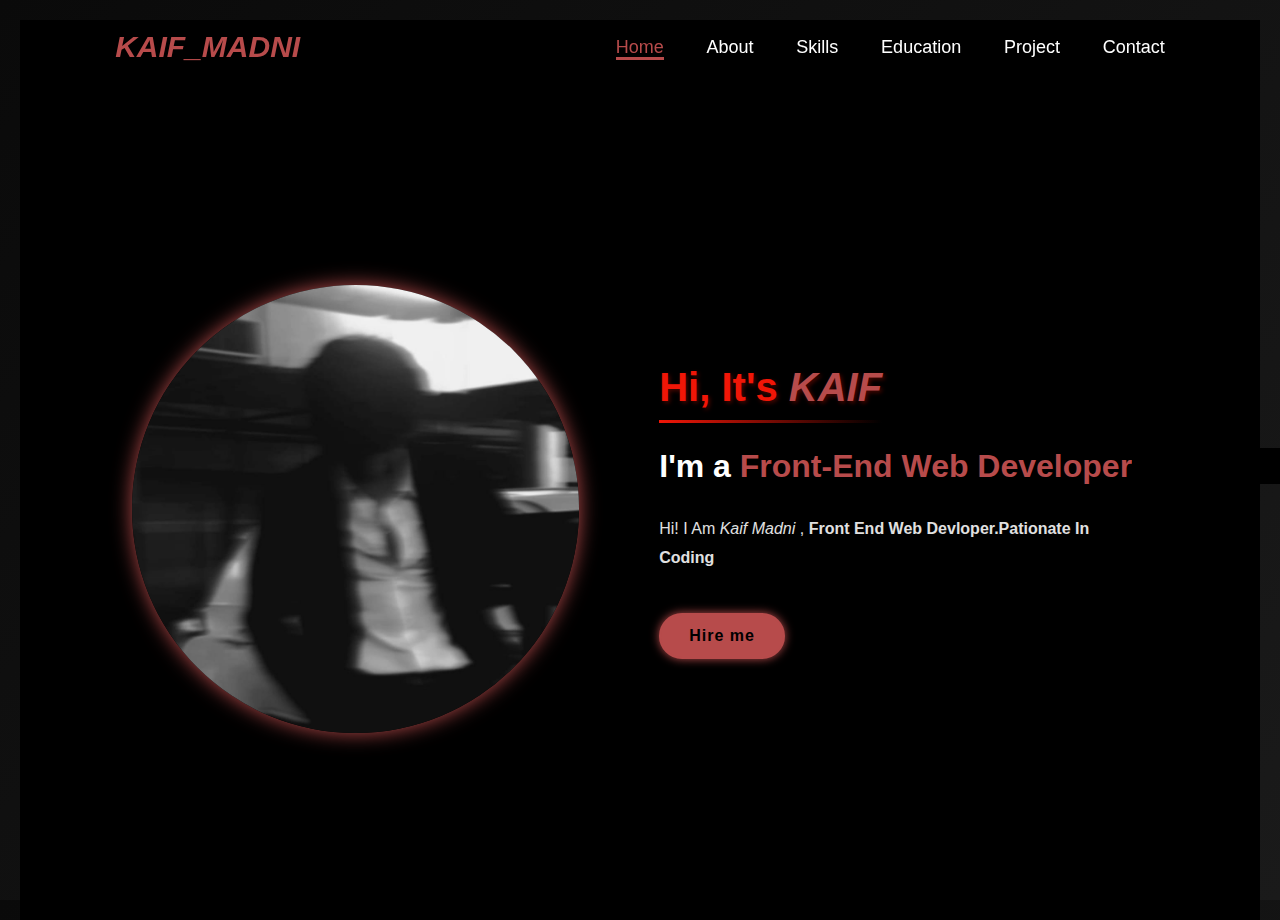
<file: index.html>
<!DOCTYPE html>
<html lang="en">
<head>
    <meta charset="UTF-8">
    <meta name="viewport" content="width=device-width, initial-scale=1.0">
    <link rel="stylesheet" href="PPT.CSS">
    <title>Portfolio Website</title>
</head>
<style>
  
    * {
        margin: 0;
        padding: 0;
        box-sizing: border-box;
        font-family: 'Poppins', sans-serif;
    }
    body {
        background: linear-gradient(135deg, #0a0a0a 0%, #1a1a1a 100%);
        color: #fff;
        min-height: 100vh;
        padding: 2rem;
        overflow-x: hidden;
    }
    .container {
        max-width: 1200px;
        margin: 0 auto;
        position: relative;
    }
    .container::before {
        content: '';
        position: absolute;
        width: 200px;
        height: 200px;
        background: radial-gradient(circle, #f11607 0%, transparent 70%);
        top: -100px;
        right: -100px;
        filter: blur(50px);
        z-index: -1;
    }
    .about-section {
        display: flex;
        gap: 4rem;
        align-items: center;
        margin-top: 3rem;
        padding: 3rem;
        background: rgba(255, 255, 255, 0.05);
        border-radius: 30px;
        backdrop-filter: blur(10px);
        box-shadow: 0 10px 30px rgba(0, 0, 0, 0.3);
        position: relative;
        overflow: hidden;
    }
    .about-section::after {
        content: '';
        position: absolute;
        width: 100%;
        height: 100%;
        background: linear-gradient(45deg, transparent 0%, rgba(241, 22, 7, 0.1) 100%);
        top: 0;
        left: 0;
        pointer-events: none;
    }
    .about-image {
        flex: 1;
        position: relative;
        transform: perspective(1000px) rotateY(-5deg);
        transition: transform 0.5s ease;
    }
    .about-image:hover {
        transform: perspective(1000px) rotateY(0deg);
    }
    .about-image::after {
        content: '';
        position: absolute;
        top: -20px;
        left: -20px;
        right: 20px;
        bottom: 20px;
        border: 3px solid #f11607;
        border-radius: 20px;
        z-index: -1;
        animation: borderPulse 2s infinite;
    }
    @keyframes borderPulse {
        0% { transform: scale(1); opacity: 1; }
        50% { transform: scale(1.05); opacity: 0.7; }
        100% { transform: scale(1); opacity: 1; }
    }
    .about-image img {
        width: 100%;
        border-radius: 15px;
        box-shadow: 0 0 30px rgba(241, 22, 7, 0.3);
        transition: all 0.3s ease;
    }
    .about-image img:hover {
        transform: scale(1.03);
    }
    .about-content {
        flex: 2;
    }
    h1 {
        font-size: 4rem;
        margin-bottom: 1.5rem;
        color: #f11607;
        text-shadow: 2px 2px 4px rgba(241, 22, 7, 0.3);
        position: relative;
        display: inline-block;
    }
    h1::after {
        content: '';
        position: absolute;
        width: 100%;
        height: 3px;
        background: linear-gradient(90deg, #f11607, transparent);
        bottom: -10px;
        left: 0;
    }
    p {
        line-height: 1.8;
        margin-bottom: 1.5rem;
        font-size: 1.2rem;
        color: #e0e0e0;
        text-shadow: 1px 1px 2px rgba(0, 0, 0, 0.3);
    }
    .skills {
        margin-top: 3rem;
        position: relative;
    }
    .skills h2 {
        color: #fc2206;
        margin-bottom: 1.5rem;
        font-size: 2.2rem;
        position: relative;
        display: inline-block;
    }
    .skills h2::after {
        content: '';
        position: absolute;
        width: 50%;
        height: 2px;
        background: #fc2206;
        bottom: -5px;
        left: 0;
    }
    .skill-list {
        display: flex;
        flex-wrap: wrap;
        gap: 1.2rem;
    }
    .skill-item {
        background: linear-gradient(145deg, #1a1a1a, #333);
        padding: 1rem 2rem;
        border-radius: 25px;
        font-size: 1.1rem;
        transition: all 0.4s ease;
        cursor: pointer;
        position: relative;
        overflow: hidden;
    }
    .skill-item::before {
        content: '';
        position: absolute;
        top: 0;
        left: -100%;
        width: 100%;
        height: 100%;
        background: linear-gradient(90deg, transparent, rgba(255, 255, 255, 0.1), transparent);
        transition: 0.5s;
    }
    .skill-item:hover::before {
        left: 100%;
    }
    .skill-item:hover {
        transform: translateY(-8px) scale(1.05);
        box-shadow: 0 10px 20px rgba(241, 22, 7, 0.3);
        background: linear-gradient(145deg, #2a2a2a, #444);
    }
    .social-links {
        margin-top: 3rem;
    }
    .social-links h2 {
        color: #fc2206;
        margin-bottom: 1.5rem;
        font-size: 2.2rem;
    }
    .social-icons {
        display: flex;
        gap: 2rem;
    }
    .social-icon {
        font-size: 2rem;
        color: #fff;
        transition: all 0.4s ease;
        position: relative;
    }
    .social-icon::after {
        content: '';
        position: absolute;
        width: 100%;
        height: 2px;
        background: #f11607;
        bottom: -5px;
        left: 0;
        transform: scaleX(0);
        transition: transform 0.3s ease;
    }
    .social-icon:hover::after {
        transform: scaleX(1);
    }
    .social-icon:hover {
        color: #f11607;
        transform: translateY(-8px);
    }
    @media (max-width: 768px) {
        .about-section {
            flex-direction: column;
            text-align: center;
            padding: 2rem;
        }
        .about-image {
            max-width: 300px;
            margin: 0 auto;
            transform: none;
        }
        h1 {
            font-size: 3rem;
        }
        .social-icons {
            justify-content: center;
        }
        .skills h2::after {
            left: 25%;
            width: 50%;
        }
    }
    /* Add animation for page load */
    @keyframes fadeInUp {
        from {
            opacity: 0;
            transform: translateY(20px);
        }
        to {
            opacity: 1;
            transform: translateY(0);
        }
    }
    .animate-fade-in {
        animation: fadeInUp 0.8s ease forwards;
    }
</style>
<body>
    <header>
        <a href="#" class="logo"><I>KAIF_MADNI</I></a>
        <nav>
            <a href="#" class="active"> Home</a>
            <a href="about.html" >About</a>
            <a href="skills.html" >Skills</a>
            <a href="Education.html" >Education</a>
            <a href="projects.html" >Project</a>
            <a href="contect.html" >Contact</a>
        </nav>
    </header>
    <section class="home">
        <div class="home-img">
            <img src="kk.jpg" alt="">
        </div>
        <div class="home-content">
            <h1>Hi, It's  <span><i>KAIF</i></span></h1>
            <h3 class="typing-text">I'm a <span></span></h3>
            <p>Hi! I Am <i>Kaif Madni</i> , <b>Front End Web Devloper.Pationate In Coding</b></p>            
            <a href="#" class="btn">Hire me</a>
        </div>
    </section></div>
</body>
</html>
</file>
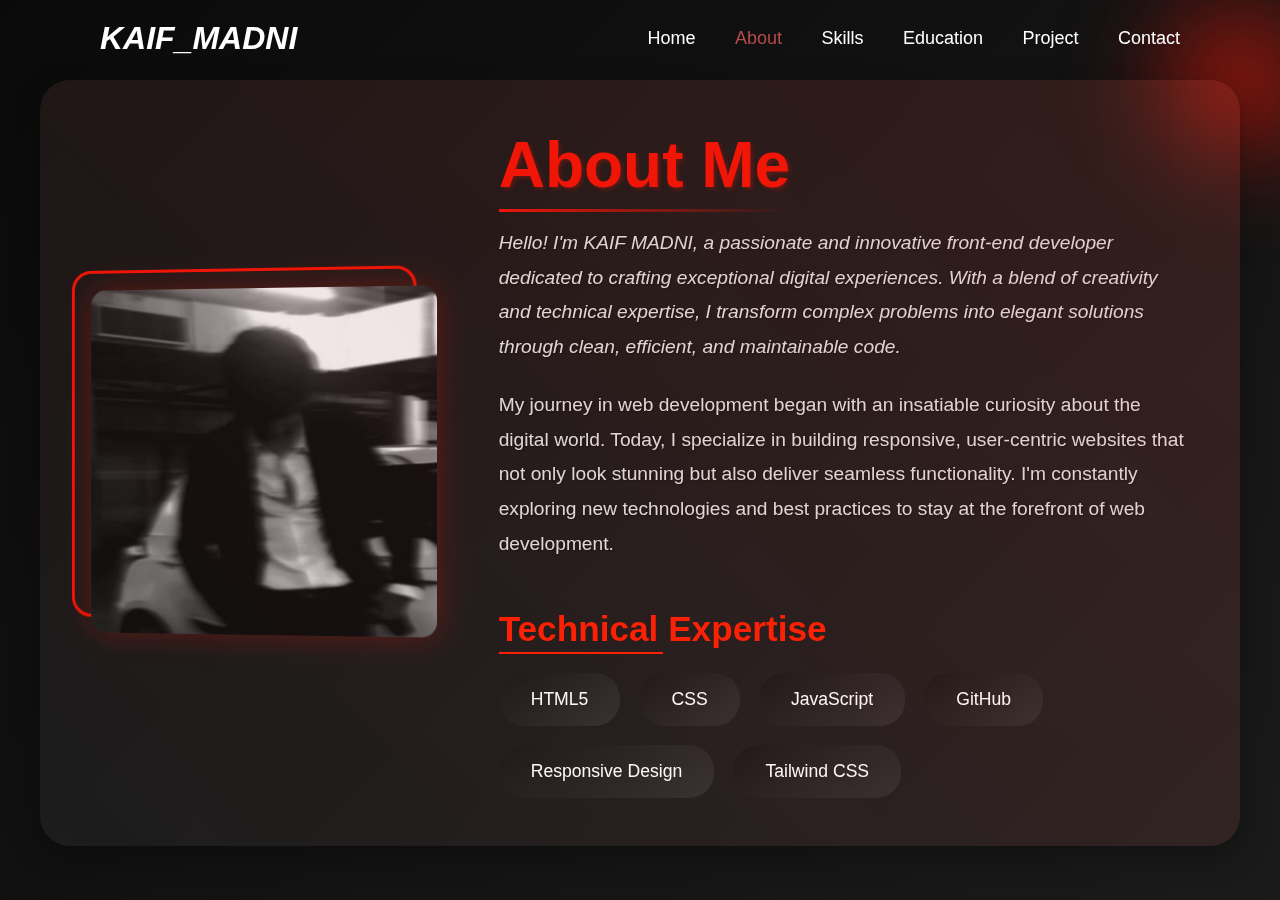
<file: about.html>
<!DOCTYPE html>
<html lang="en">
<head>
    <meta charset="UTF-8">
    <meta name="viewport" content="width=device-width, initial-scale=1.0">
    <title>About</title>
    <style>
      
        * {
            margin: 0;
            padding: 0;
            box-sizing: border-box;
            font-family: 'Poppins', sans-serif;
        }

        body {
            background: linear-gradient(135deg, #0a0a0a 0%, #1a1a1a 100%);
            color: #fff;
            min-height: 100vh;
            padding: 2rem;
            overflow-x: hidden;
        }

        .container {
            max-width: 1200px;
            margin: 0 auto;
            position: relative;
        }

        .container::before {
            content: '';
            position: absolute;
            width: 200px;
            height: 200px;
            background: radial-gradient(circle, #f11607 0%, transparent 70%);
            top: -100px;
            right: -100px;
            filter: blur(50px);
            z-index: -1;
        }

        .about-section {
            display: flex;
            gap: 4rem;
            align-items: center;
            margin-top: 3rem;
            padding: 3rem;
            background: rgba(255, 255, 255, 0.05);
            border-radius: 30px;
            backdrop-filter: blur(10px);
            box-shadow: 0 10px 30px rgba(0, 0, 0, 0.3);
            position: relative;
            overflow: hidden;
        }

        .about-section::after {
            content: '';
            position: absolute;
            width: 100%;
            height: 100%;
            background: linear-gradient(45deg, transparent 0%, rgba(241, 22, 7, 0.1) 100%);
            top: 0;
            left: 0;
            pointer-events: none;
        }

        .about-image {
            flex: 1;
            position: relative;
            transform: perspective(1000px) rotateY(-5deg);
            transition: transform 0.5s ease;
        }

        .about-image:hover {
            transform: perspective(1000px) rotateY(0deg);
        }

        .about-image::after {
            content: '';
            position: absolute;
            top: -20px;
            left: -20px;
            right: 20px;
            bottom: 20px;
            border: 3px solid #f11607;
            border-radius: 20px;
            z-index: -1;
            animation: borderPulse 2s infinite;
        }

        @keyframes borderPulse {
            0% { transform: scale(1); opacity: 1; }
            50% { transform: scale(1.05); opacity: 0.7; }
            100% { transform: scale(1); opacity: 1; }
        }

        .about-image img {
            width: 100%;
            border-radius: 15px;
            box-shadow: 0 0 30px rgba(241, 22, 7, 0.3);
            transition: all 0.3s ease;
        }

        .about-image img:hover {
            transform: scale(1.03);
        }

        .about-content {
            flex: 2;
        }

        h1 {
            font-size: 4rem;
            margin-bottom: 1.5rem;
            color: #f11607;
            text-shadow: 2px 2px 4px rgba(241, 22, 7, 0.3);
            position: relative;
            display: inline-block;
        }

        h1::after {
            content: '';
            position: absolute;
            width: 100%;
            height: 3px;
            background: linear-gradient(90deg, #f11607, transparent);
            bottom: -10px;
            left: 0;
        }

        p {
            line-height: 1.8;
            margin-bottom: 1.5rem;
            font-size: 1.2rem;
            color: #e0e0e0;
            text-shadow: 1px 1px 2px rgba(0, 0, 0, 0.3);
        }

        .skills {
            margin-top: 3rem;
            position: relative;
        }

        .skills h2 {
            color: #fc2206;
            margin-bottom: 1.5rem;
            font-size: 2.2rem;
            position: relative;
            display: inline-block;
        }

        .skills h2::after {
            content: '';
            position: absolute;
            width: 50%;
            height: 2px;
            background: #fc2206;
            bottom: -5px;
            left: 0;
        }

        .skill-list {
            display: flex;
            flex-wrap: wrap;
            gap: 1.2rem;
        }

        .skill-item {
            background: linear-gradient(145deg, #1a1a1a, #333);
            padding: 1rem 2rem;
            border-radius: 25px;
            font-size: 1.1rem;
            transition: all 0.4s ease;
            cursor: pointer;
            position: relative;
            overflow: hidden;
        }

        .skill-item::before {
            content: '';
            position: absolute;
            top: 0;
            left: -100%;
            width: 100%;
            height: 100%;
            background: linear-gradient(90deg, transparent, rgba(255, 255, 255, 0.1), transparent);
            transition: 0.5s;
        }

        .skill-item:hover::before {
            left: 100%;
        }

        .skill-item:hover {
            transform: translateY(-8px) scale(1.05);
            box-shadow: 0 10px 20px rgba(241, 22, 7, 0.3);
            background: linear-gradient(145deg, #2a2a2a, #444);
        }

        .social-links {
            margin-top: 3rem;
        }

        .social-links h2 {
            color: #fc2206;
            margin-bottom: 1.5rem;
            font-size: 2.2rem;
        }

        .social-icons {
            display: flex;
            gap: 2rem;
        }

        .social-icon {
            font-size: 2rem;
            color: #fff;
            transition: all 0.4s ease;
            position: relative;
        }

        .social-icon::after {
            content: '';
            position: absolute;
            width: 100%;
            height: 2px;
            background: #f11607;
            bottom: -5px;
            left: 0;
            transform: scaleX(0);
            transition: transform 0.3s ease;
        }

        .social-icon:hover::after {
            transform: scaleX(1);
        }

        .social-icon:hover {
            color: #f11607;
            transform: translateY(-8px);
        }

        @media (max-width: 768px) {
            .about-section {
                flex-direction: column;
                text-align: center;
                padding: 2rem;
            }

            .about-image {
                max-width: 300px;
                margin: 0 auto;
                transform: none;
            }

            h1 {
                font-size: 3rem;
            }

            .social-icons {
                justify-content: center;
            }

            .skills h2::after {
                left: 25%;
                width: 50%;
            }
        }

        /* Add animation for page load */
        @keyframes fadeInUp {
            from {
                opacity: 0;
                transform: translateY(20px);
            }
            to {
                opacity: 1;
                transform: translateY(0);
            }
        }

        .animate-fade-in {
            animation: fadeInUp 0.8s ease forwards;
        } header {
     position: fixed;
     top: 0;
     left: 0;
     width: 100%;
     padding: 20px 100px;
     display: flex;
     justify-content: space-between;
     align-items: center;
     z-index: 100;
 }
 .logo {
     font-size: 32px;
     color: #fff;
     text-decoration: none;
     font-weight: 700;
 }
 nav a {
     font-size: 18px;
     color: #fff;
     text-decoration: none;
     font-weight: 500;
     margin-left: 35px;
     transition: .3s;
 }
 nav a:hover,
 nav a.active {
     color: #b74b4b;
 }
 @media (max-width: 768px) {
     header {
         padding: 20px 50px;
     }
     nav a {
         margin-left: 20px;
         font-size: 16px;
     }
 }
    </style>
</head>
<body>
    <header>
        <a href="#" class="logo"><i>KAIF_MADNI</i></a>
        <nav>
            <a href="Index.html">Home</a>
            <a href="about.html" class="active">About</a>
            <a href="skills.html">Skills</a>
            <a href="skills.html">Education</a>
            <a href="projects.html">Project</a>
            <a href="contect.html">Contact</a>
        </nav>
    </header>
    <div class="container">
        <div class="about-section animate-fade-in">
            <div class="about-image">
                <img src="kk.jpg" alt="">
            </div>
            <div class="about-content">
                <h1>About Me</h1>
                <p><i>
                    Hello! I'm <i>KAIF MADNI</i>, a passionate and innovative front-end developer dedicated to crafting exceptional digital experiences. With a blend of creativity and technical expertise, I transform complex problems into elegant solutions through clean, efficient, and maintainable code.
                </i> </p>
                <p>
                    My journey in web development began with an insatiable curiosity about the digital world. Today, I specialize in building responsive, user-centric websites that not only look stunning but also deliver seamless functionality. I'm constantly exploring new technologies and best practices to stay at the forefront of web development.
                </p>
                
                <div class="skills">
                    <h2>Technical Expertise</h2>
                    <div class="skill-list">
                        <div class="skill-item">HTML5</div>
                        <div class="skill-item">CSS</div>
                        <div class="skill-item">JavaScript</div>
                        <div class="skill-item">GitHub</div>
                        <div class="skill-item">Responsive Design</div>
                        <div class="skill-item">Tailwind CSS</div>

                    </div>
                </div>
                    </div>
            </div>
        </div>
    </div>
</body>
</html>
</file>
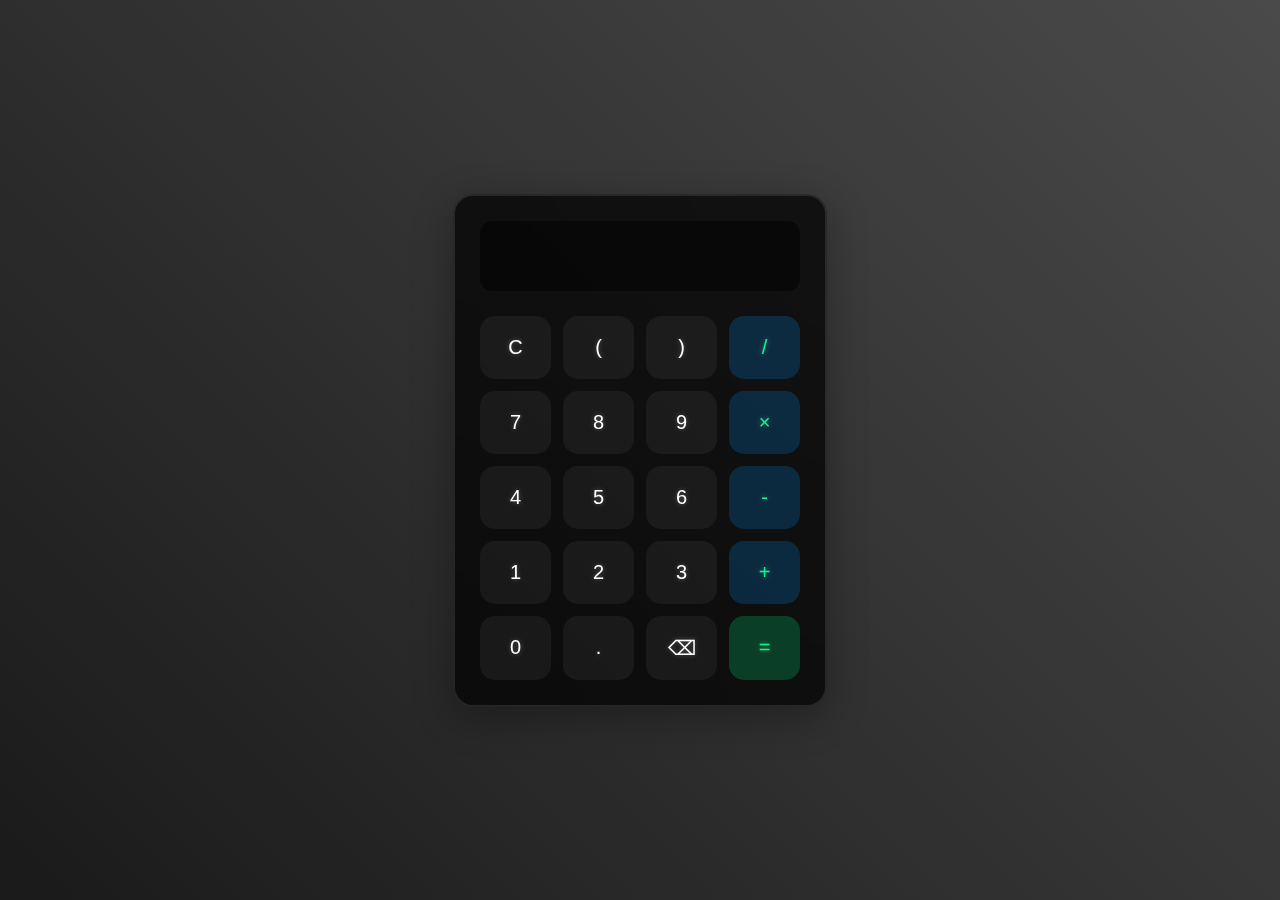
<file: cal.html>
<!DOCTYPE html>
<html lang="en">
<head>
    <meta charset="UTF-8">
    <meta name="viewport" content="width=device-width, initial-scale=1.0">
    <title>Calculadora </title>
    <style>
        body {
            display: flex;
            justify-content: center;
            align-items: center;
            min-height: 100vh;
            margin: 0;
            background: linear-gradient(45deg, #1a1a1a, #4a4a4a);
            font-family: 'Segoe UI', Tahoma, Geneva, Verdana, sans-serif;
        }

        .calculator {
            background: rgba(0, 0, 0, 0.7);
            backdrop-filter: blur(15px);
            border-radius: 20px;
            padding: 25px;
            box-shadow: 0 10px 40px rgba(0, 0, 0, 0.3);
            border: 2px solid rgba(255, 255, 255, 0.1);
            width: 320px;
        }

        .display {
            width: 100%;
            height: 70px;
            margin-bottom: 25px;
            border: none;
            background: rgba(0, 0, 0, 0.5);
            border-radius: 12px;
            color: #00ff88;
            font-size: 28px;
            text-align: right;
            padding: 15px;
            box-sizing: border-box;
            font-family: 'Courier New', monospace;
            text-shadow: 0 0 5px rgba(0, 255, 136, 0.5);
        }

        .buttons {
            display: grid;
            grid-template-columns: repeat(4, 1fr);
            gap: 12px;
        }

        button {
            padding: 20px;
            font-size: 20px;
            border: none;
            border-radius: 15px;
            background: rgba(255, 255, 255, 0.05);
            color: #ffffff;
            cursor: pointer;
            transition: all 0.3s ease;
            text-shadow: 0 0 5px rgba(255, 255, 255, 0.3);
        }

        button:hover {
            background: rgba(255, 255, 255, 0.15);
            transform: translateY(-2px);
            box-shadow: 0 5px 15px rgba(0, 0, 0, 0.3);
        }

        button:active {
            transform: translateY(1px);
        }

        .operator {
            background: rgba(0, 150, 255, 0.2);
            color: #00ff88;
        }

        .equals {
            background: rgba(0, 255, 136, 0.2);
            color: #00ff88;
        }

        button.operator:hover {
            background: rgba(0, 150, 255, 0.3);
        }

        button.equals:hover {
            background: rgba(0, 255, 136, 0.3);
        }
    </style>
</head>
<body>
    <div class="calculator">
        <input type="text" class="display" readonly>
        <div class="buttons">
            <button onclick="clearDisplay()">C</button>
            <button onclick="appendToDisplay('(')">(</button>
            <button onclick="appendToDisplay(')')">)</button>
            <button class="operator" onclick="appendToDisplay('/')">/</button>
            <button onclick="appendToDisplay('7')">7</button>
            <button onclick="appendToDisplay('8')">8</button>
            <button onclick="appendToDisplay('9')">9</button>
            <button class="operator" onclick="appendToDisplay('*')">×</button>
            <button onclick="appendToDisplay('4')">4</button>
            <button onclick="appendToDisplay('5')">5</button>
            <button onclick="appendToDisplay('6')">6</button>
            <button class="operator" onclick="appendToDisplay('-')">-</button>
            <button onclick="appendToDisplay('1')">1</button>
            <button onclick="appendToDisplay('2')">2</button>
            <button onclick="appendToDisplay('3')">3</button>
            <button class="operator" onclick="appendToDisplay('+')">+</button>
            <button onclick="appendToDisplay('0')">0</button>
            <button onclick="appendToDisplay('.')">.</button>
            <button onclick="deleteLastChar()">⌫</button>
            <button class="equals" onclick="calculate()">=</button>
        </div>
    </div>

    <script>
        const display = document.querySelector('.display');

        function appendToDisplay(value) {
            display.value += value;
        }

        function clearDisplay() {
            display.value = '';
        }

        function deleteLastChar() {
            display.value = display.value.slice(0, -1);
        }

        function calculate() {
            try {
                display.value = eval(display.value);
            } catch (error) {
                display.value = 'Error';
            }
        }
    </script>
</body>
</html>
</file>
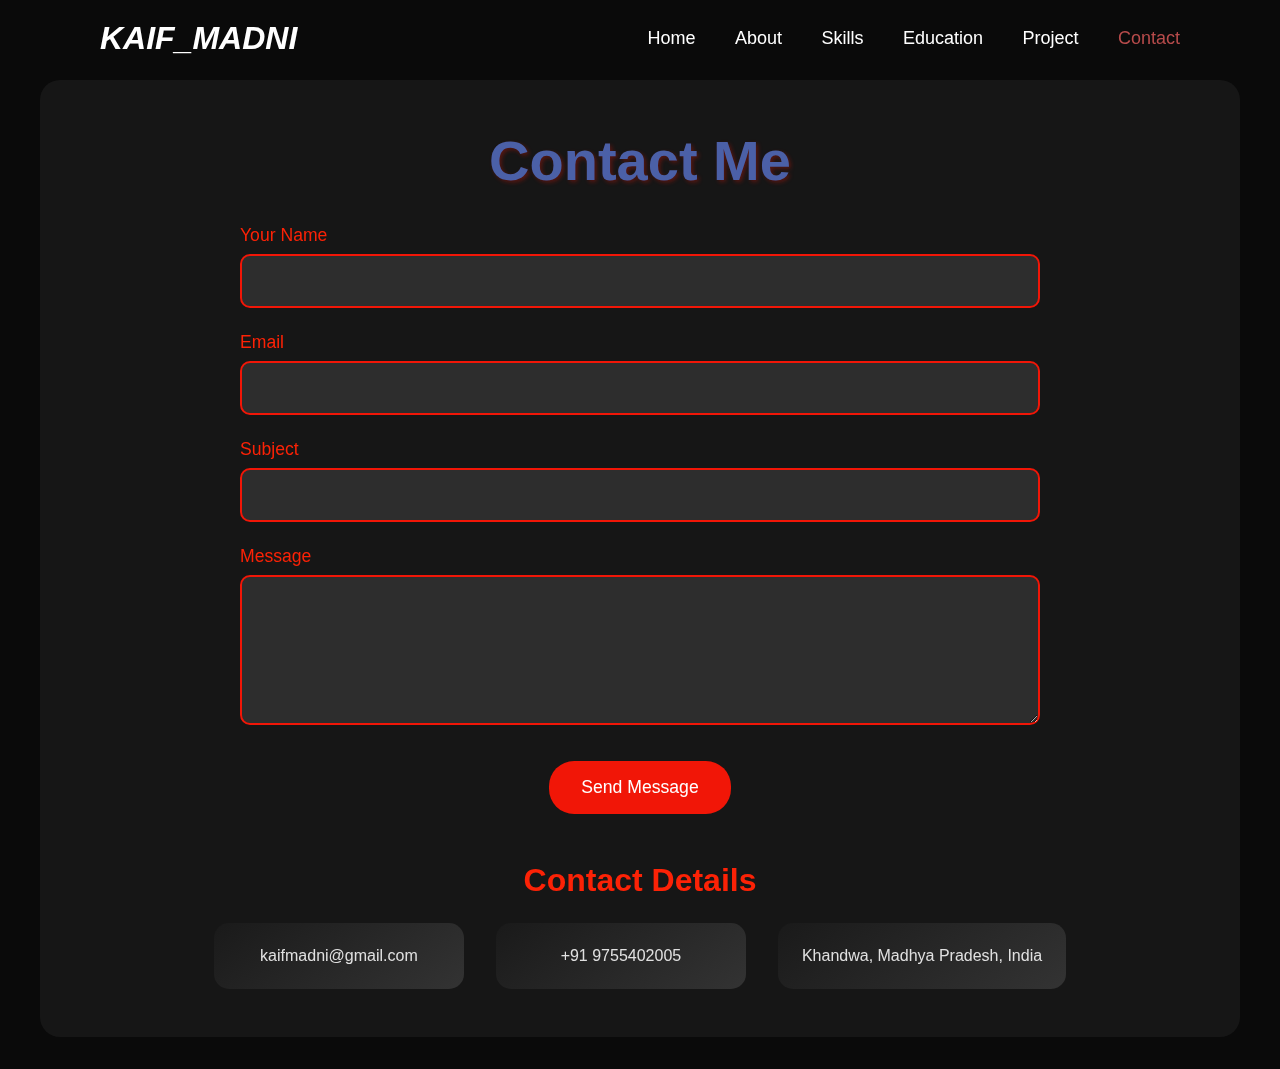
<file: contect.html>
<!DOCTYPE html>
<html lang="en">
<head>
    <meta charset="UTF-8">
    <meta name="viewport" content="width=device-width, initial-scale=1.0">
    <title>Contact </title>
    <style>
        * {
            margin: 0;
            padding: 0;
            box-sizing: border-box;
            font-family: 'Poppins', sans-serif;
        }

        body {
            background: #0a0a0a;
            color: #fff;
            min-height: 100vh;
            padding: 2rem;
        }

        .container {
            max-width: 1200px;
            margin: 0 auto;
        }

        .contact-section {
            margin-top: 3rem;
            padding: 3rem;
            background: rgba(255, 255, 255, 0.05);
            border-radius: 20px;
            backdrop-filter: blur(10px);
        }

        h1 {
            font-size: 3.5rem;
            margin-bottom: 2rem;
            color: #4b60a7;
            text-align: center;
            text-shadow: 2px 2px 4px rgba(241, 22, 7, 0.3);
        }

        .contact-form {
            max-width: 800px;
            margin: 0 auto;
        }

        .form-group {
            margin-bottom: 1.5rem;
        }

        label {
            display: block;
            margin-bottom: 0.5rem;
            color: #fc2206;
            font-size: 1.1rem;
        }

        input, textarea {
            width: 100%;
            padding: 1rem;
            background: rgba(255, 255, 255, 0.1);
            border: 2px solid #f11607;
            border-radius: 10px;
            color: #fff;
            font-size: 1rem;
        }

        textarea {
            height: 150px;
            resize: vertical;
        }

        button {
            background: #f11607;
            color: #fff;
            padding: 1rem 2rem;
            border: none;
            border-radius: 25px;
            font-size: 1.1rem;
            cursor: pointer;
            transition: all 0.3s ease;
            display: block;
            margin: 2rem auto;
        }

        button:hover {
            background: #fc2206;
            transform: translateY(-3px);
            box-shadow: 0 5px 15px rgba(241, 22, 7, 0.3);
        }

        .contact-info {
            text-align: center;
            margin-top: 3rem;
        }

        .contact-info h2 {
            color: #fc2206;
            margin-bottom: 1.5rem;
            font-size: 2rem;
        }

        .contact-details {
            display: flex;
            justify-content: center;
            gap: 2rem;
            flex-wrap: wrap;
        }

        .contact-item {
            background: linear-gradient(145deg, #1a1a1a, #333);
            padding: 1.5rem;
            border-radius: 15px;
            min-width: 250px;
        }

        .contact-item i {
            font-size: 2rem;
            color: #f11607;
            margin-bottom: 1rem;
        }

        .contact-item p {
            color: #e0e0e0;
        }

        @media (max-width: 768px) {
            h1 {
                font-size: 2.5rem;
            }
            
            .contact-section {
                padding: 2rem;
            }
        }
        header {
            position: fixed;
            top: 0;
            left: 0;
            width: 100%;
            padding: 20px 100px;
            display: flex;
            justify-content: space-between;
            align-items: center;
            z-index: 100;
        }
        .logo {
            font-size: 32px;
            color: #fff;
            text-decoration: none;
            font-weight: 700;
        }
        nav a {
            font-size: 18px;
            color: #fff;
            text-decoration: none;
            font-weight: 500;
            margin-left: 35px;
            transition: .3s;
        }
        nav a:hover,
        nav a.active {
            color: #b74b4b;
        }
        @media (max-width: 768px) {
            header {
                padding: 20px 50px;
            }
            nav a {
                margin-left: 20px;
                font-size: 16px;
            }
        }
    </style>
<body>
    <header>
        <a href="#" class="logo"><i>KAIF_MADNI</i></a>
        <nav>
            <a href="Index.html">Home</a>
            <a href="about.html">About</a>
            <a href="skills.html">Skills</a>
            <a href="Education.html">Education</a>
            <a href="projects.html">Project</a>
            <a href="contect.html" class="active">Contact</a>
        </nav>
    </header>    
    <div class="container">
        <div class="contact-section">
            <h1>Contact Me</h1>
            <form class="contact-form">
                <div class="form-group">
                    <label>Your Name</label>
                    <input type="text" required>
                </div>
                <div class="form-group">
                    <label>Email</label>
                    <input type="email" required>
                </div>
                <div class="form-group">
                    <label>Subject</label>
                    <input type="text" required>
                </div>
                <div class="form-group">
                    <label>Message</label>
                    <textarea required></textarea>
                </div>
                <button type="submit">Send Message</button>
            </form>

            <div class="contact-info">
                <h2>Contact Details</h2>
                <div class="contact-details">
                    <div class="contact-item">
                        <i class="fas fa-envelope"></i>
                        <p>kaifmadni@gmail.com</p>
                    </div>
                    <div class="contact-item">
                        <i class="fas fa-phone"></i>
                        <p>+91 9755402005</p>
                    </div>
                    <div class="contact-item">
                        <i class="fas fa-map-marker-alt"></i>
                        <p>Khandwa, Madhya Pradesh, India</p>
                    </div>
                </div>
            </div>
        </div>
    </div>
</body>
</html>
</file>
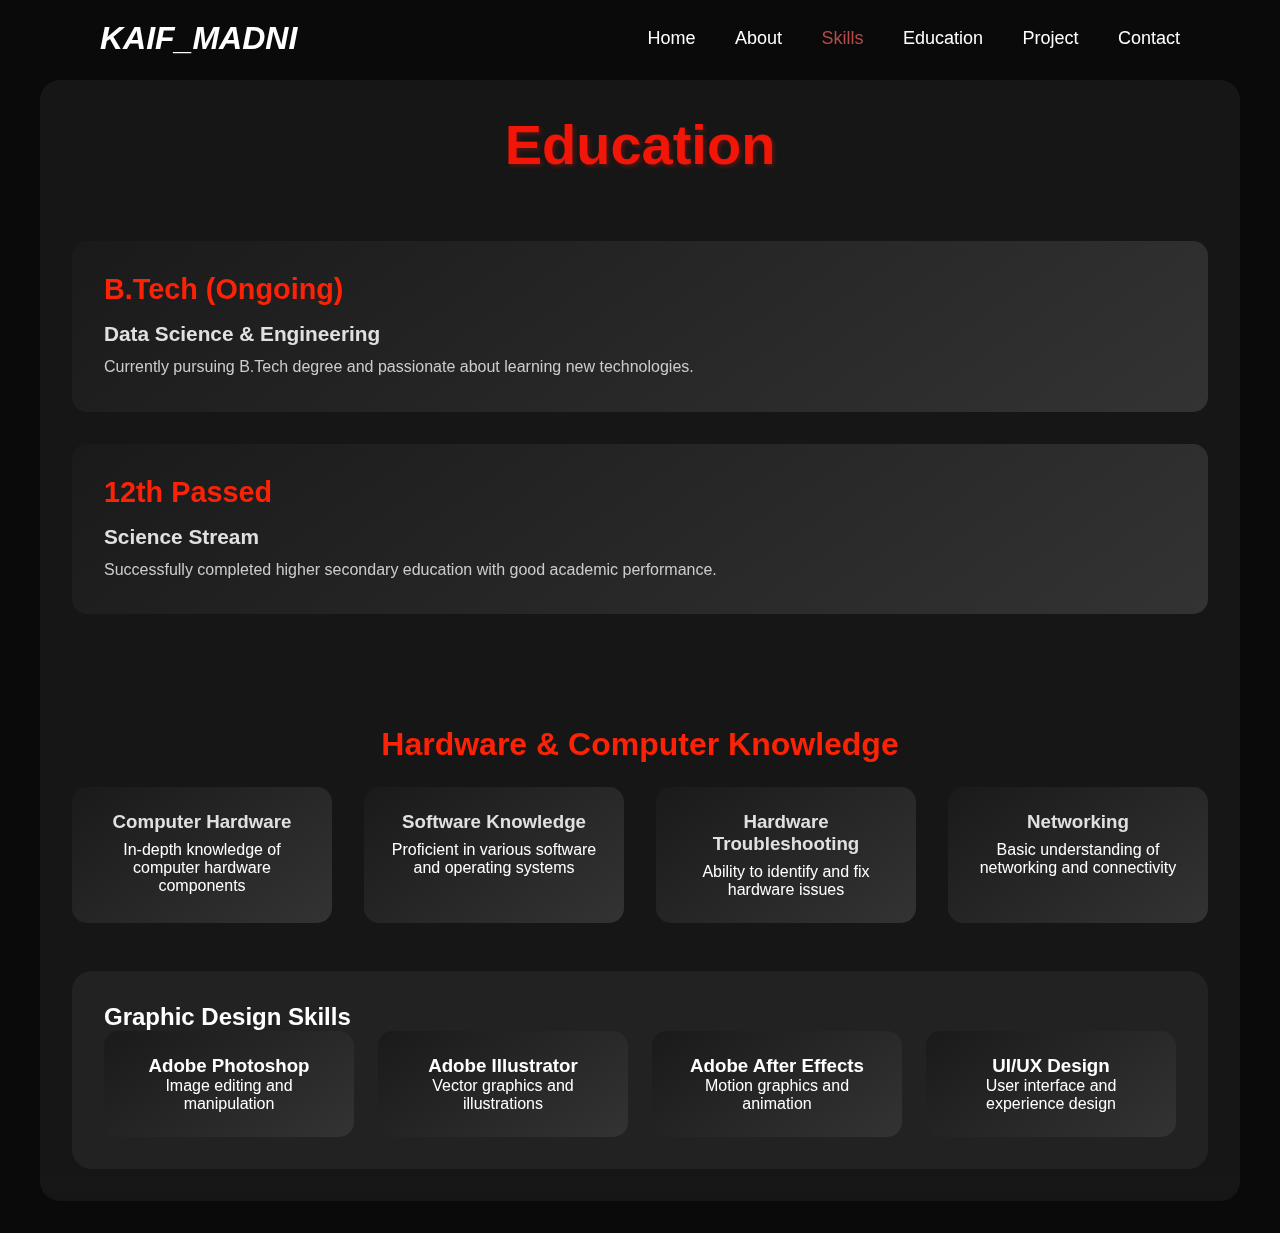
<file: Education.html>
<!DOCTYPE html>
<html lang="en">
<head>
    <meta charset="UTF-8">
    <meta name="viewport" content="width=device-width, initial-scale=1.0">
    <title>Education | </title>
    <style>
        * {
            margin: 0;
            padding: 0;
            box-sizing: border-box;
            font-family: 'Poppins', sans-serif;
        }

        body {
            background: #0a0a0a;
            color: #fff;
            min-height: 100vh;
            padding: 2rem;
        }

        .container {
            max-width: 1200px;
            margin: 0 auto;
        }

        .education-section {
            margin-top: 3rem;
            padding: 2rem;
            background: rgba(255, 255, 255, 0.05);
            border-radius: 20px;
            backdrop-filter: blur(10px);
        }

        h1 {
            font-size: 3.5rem;
            margin-bottom: 2rem;
            color: #f11607;
            text-align: center;
            text-shadow: 2px 2px 4px rgba(241, 22, 7, 0.3);
        }

        .education-timeline {
            position: relative;
            padding: 2rem 0;
        }

        .timeline-item {
            background: linear-gradient(145deg, #1a1a1a, #333);
            padding: 2rem;
            border-radius: 15px;
            margin-bottom: 2rem;
            transition: transform 0.3s ease;
        }

        .timeline-item:hover {
            transform: translateY(-10px);
            box-shadow: 0 5px 15px rgba(241, 22, 7, 0.3);
        }

        .timeline-item h2 {
            color: #fc2206;
            font-size: 1.8rem;
            margin-bottom: 1rem;
        }

        .timeline-item h3 {
            color: #e0e0e0;
            font-size: 1.3rem;
            margin-bottom: 0.5rem;
        }

        .timeline-item p {
            color: #ccc;
            line-height: 1.6;
        }

        .skills-section {
            margin-top: 3rem;
        }

        .skills-section h2 {
            color: #fc2206;
            font-size: 2rem;
            margin-bottom: 1.5rem;
            text-align: center;
        }

        .skills-grid {
            display: grid;
            grid-template-columns: repeat(auto-fit, minmax(250px, 1fr));
            gap: 2rem;
        }

        .skill-card {
            background: linear-gradient(145deg, #1a1a1a, #333);
            padding: 1.5rem;
            border-radius: 15px;
            text-align: center;
            transition: transform 0.3s ease;
        }

        .skill-card:hover {
            transform: translateY(-5px);
            box-shadow: 0 5px 15px rgba(241, 22, 7, 0.3);
        }

        .skill-card i {
            font-size: 3rem;
            color: #fc2206;
            margin-bottom: 1rem;
        }

        .skill-card h3 {
            color: #e0e0e0;
            margin-bottom: 0.5rem;
        }

        .design-skills {
            margin-top: 3rem;
            padding: 2rem;
            background: rgba(255, 255, 255, 0.05);
            border-radius: 20px;
        }

        .design-grid {
            display: grid;
            grid-template-columns: repeat(auto-fit, minmax(200px, 1fr));
            gap: 1.5rem;
        }

        .design-item {
            background: linear-gradient(145deg, #1a1a1a, #333);
            padding: 1.5rem;
            border-radius: 15px;
            text-align: center;
            transition: all 0.3s ease;
        }

        .design-item:hover {
            transform: translateY(-5px);
            box-shadow: 0 5px 15px rgba(241, 22, 7, 0.3);
        }

        @media (max-width: 768px) {
            h1 {
                font-size: 2.5rem;
            }
        }
        @media (max-width: 768px) {
            header {
                padding: 20px 50px;
            }

            .skills-section {
                padding: 60px 30px;
            }

            nav a {
                margin-left: 20px;
                font-size: 16px;
            }
        }
        header {
            position: fixed;
            top: 0;
            left: 0;
            width: 100%;
            padding: 20px 100px;
            display: flex;
            justify-content: space-between;
            align-items: center;
            z-index: 100;
        }
        
        .logo {
            font-size: 32px;
            color: #fff;
            text-decoration: none;
            font-weight: 700;
        }

        nav a {
            font-size: 18px;
            color: #fff;
            text-decoration: none;
            font-weight: 500;
            margin-left: 35px;
            transition: .3s;
        }

        nav a:hover,
        nav a.active {
            color: #b74b4b;
        }
    </style>

</head>
<body>
    <header>
        <a href="" class="logo"><i>KAIF_MADNI</i></a>
        <nav>
            <a href="Index.html">Home</a>
            <a href="about.html">About</a>
            <a href="skills.html" class="active">Skills</a>
            <a href="Education.html">Education</a>
            <a href="projects.html">Project</a>
            <a href="contect.html">Contact</a>
        </nav>
    </header>
    <div class="container">
        <div class="education-section">
            <h1>Education</h1>
            
            <div class="education-timeline">
                <div class="timeline-item">
                    <h2>B.Tech (Ongoing)</h2>
                    <h3>Data Science & Engineering</h3>
                    <p>Currently pursuing B.Tech degree and passionate about learning new technologies.</p>
                </div>

                <div class="timeline-item">
                    <h2>12th Passed</h2>
                    <h3>Science Stream</h3>
                    <p>Successfully completed higher secondary education with good academic performance.</p>
                </div>
            </div>

            <div class="skills-section">
                <h2>Hardware & Computer Knowledge</h2>
                <div class="skills-grid">
                    <div class="skill-card">
                        <i class="fas fa-microchip"></i>
                        <h3>Computer Hardware</h3>
                        <p>In-depth knowledge of computer hardware components</p>
                    </div>

                    <div class="skill-card">
                        <i class="fas fa-laptop-code"></i>
                        <h3>Software Knowledge</h3>
                        <p>Proficient in various software and operating systems</p>
                    </div>

                    <div class="skill-card">
                        <i class="fas fa-tools"></i>
                        <h3>Hardware Troubleshooting</h3>
                        <p>Ability to identify and fix hardware issues</p>
                    </div>

                    <div class="skill-card">
                        <i class="fas fa-network-wired"></i>
                        <h3>Networking</h3>
                        <p>Basic understanding of networking and connectivity</p>
                    </div>
                </div>
            </div>

            <div class="design-skills">
                <h2>Graphic Design Skills</h2>
                <div class="design-grid">
                    <div class="design-item">
                        <i class="fas fa-palette"></i>
                        <h3>Adobe Photoshop</h3>
                        <p>Image editing and manipulation</p>
                    </div>

                    <div class="design-item">
                        <i class="fas fa-vector-square"></i>
                        <h3>Adobe Illustrator</h3>
                        <p>Vector graphics and illustrations</p>
                    </div>

                    <div class="design-item">
                        <i class="fas fa-photo-video"></i>
                        <h3>Adobe After Effects</h3>
                        <p>Motion graphics and animation</p>
                    </div>

                    <div class="design-item">
                        <i class="fas fa-pencil-ruler"></i>
                        <h3>UI/UX Design</h3>
                        <p>User interface and experience design</p>
                    </div>
                </div>
            </div>
        </div>
    </div>
</body>
</html>
</file>
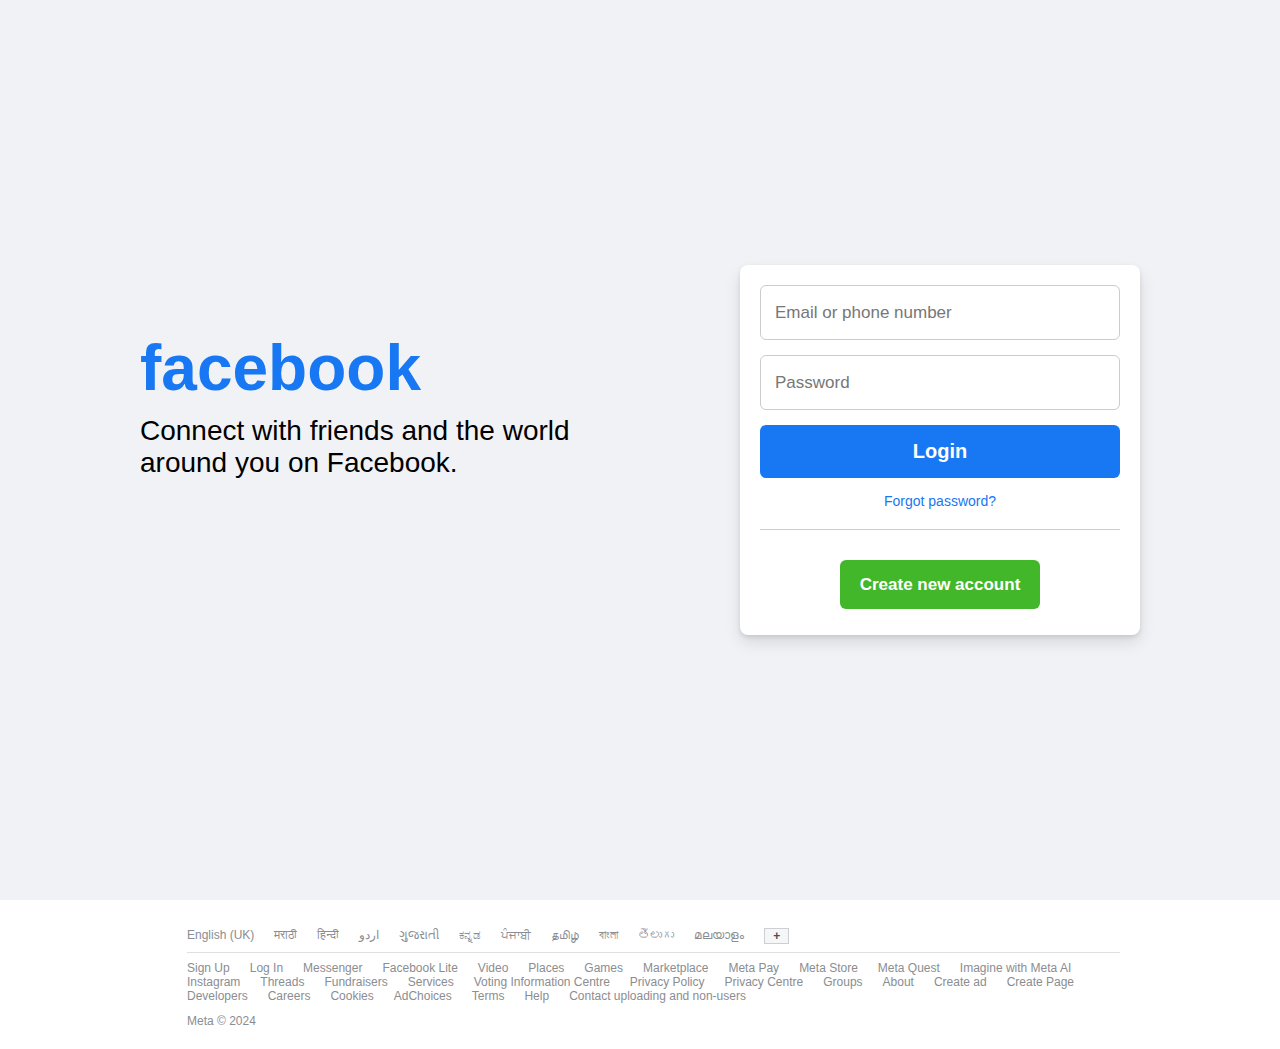
<file: face.html>
<!DOCTYPE html>
<html lang="en">
<head>
    <meta charset="UTF-8">
    <meta name="viewport" content="width=device-width, initial-scale=1.0">
    <title>Facebook</title><style>

        * {
            margin: 0;
            padding: 0;
            box-sizing: border-box;
            font-family: "Roboto", sans-serif;
        }
        
        .res {
            display: flex;
            align-items: center;
        }
        
        .row {
            padding: 0 15px;
            min-height: 100vh;
            justify-content: center;
            background: #f0f2f5;
        }
        
        .fb-form {
            justify-content: space-between;
            max-width: 1000px;
            width: 100%;
        }
        
        .fb-form .card {
            margin-bottom: 90px;
        }
        
        .fb-form h1 {
            color: #1877f2;
            font-size: 4rem;
            margin-bottom: 10px;
        }
        
        .fb-form p {
            font-size: 1.75rem;
            white-space: nowrap;
        }
        
        form {
            display: flex;
            flex-direction: column;
            background: #fff;
            border-radius: 8px;
            padding: 20px;
            box-shadow: 0 2px 4px rgba(0, 0, 0, 0.1), 0 8px 16px rgba(0, 0, 0, 0.1);
            max-width: 400px;
            width: 100%;
        }
        
        form input {
            height: 55px;
            width: 100%;
            border: 1px solid #ccc;
            border-radius: 6px;
            margin-bottom: 15px;
            font-size: 1rem;
            padding: 0 14px;
        }
        
        form input:focus {
            outline: none;
            border-color: #1877f2;
        }
        
        ::placeholder {
            color: #777;
            font-size: 1.063rem;
        }
        
        .fb-submit {
            display: flex;
            flex-direction: column;
            text-align: center;
            gap: 15px;
        }
        
        .fb-submit .login {
            border: none;
            outline: none;
            cursor: pointer;
            background: #1877f2;
            padding: 15px 0;
            border-radius: 6px;
            color: #fff;
            font-size: 1.25rem;
            font-weight: 600;
            transition: 0.2s ease;
        }
        
        .fb-submit .login:hover {
            background: #0d65d9;
        }
        
        form a {
            text-decoration: none;
        }
        
        .fb-submit .forgot {
            color: #1877f2;
            font-size: 0.875rem;
        }
        
        .fb-submit .forgot:hover {
            text-decoration: underline;
        }
        
        hr {
            border: none;
            height: 1px;
            background-color: #ccc;
            margin-bottom: 20px;
            margin-top: 20px;
        }
        
        .button {
            margin-top: 25px;
            text-align: center;
            margin-bottom: 20px;
        }
        
        .button a {
            padding: 15px 20px;
            background: #42b72a;
            border-radius: 6px;
            color: #fff;
            font-size: 1.063rem;
            font-weight: 600;
            transition: 0.2s ease;
        }
        
        .button a:hover {
            background: #3ba626;
        }
        
        .footer-langs {
            max-width: 1000px;
            margin: 0 auto;
            padding: 20px;
        }
        
        footer ol {
            display: flex;
            flex-wrap: wrap;
            list-style-type: none;
            padding: 8px 0;
        
            margin-left: 3vh;
        }
        
        footer ol:first-child {
            border-bottom: 1px solid #dddfe2;
        }
        
        footer ol:first-child li:last-child button {
            background-color: #f5f6f7;
            border: 1px solid #ccd0d5;
            outline: none;
            color: #4b4f56;
            padding: 0 8px;
            font-weight: 700;
            font-size: 12px;
        }
        
        footer ol li {
            padding-right: 20px;
            font-size: 12px;
            color: #8a8d91;
        }
        
        footer ol li a {
            text-decoration: none;
            color: #8a8d91;
        }
        
        footer ol li a:hover {
            text-decoration: underline;
        }
        
        footer small {
            font-size: 12px;
            color: #8a8d91;
            margin-left: 3vh;
        }
        
        @media (max-width: 900px) {
            .fb-form {
                flex-direction: column;
                text-align: center;
            }
        
            .fb-form .card {
                margin-bottom: 30px;
            }
        }
        
        @media (max-width: 460px) {
            .fb-form h1 {
                font-size: 3.5rem;
            }
        
            .fb-form p {
                font-size: 1.3rem;
            }
        
            form {
                padding: 15px;
            }
        }</style>

    

<body>
    <div class="row res">
        <div class="fb-form res">
            <div class="card">
                <h1>facebook</h1>
                <p>Connect with friends and the world </p>
                <p> around you on Facebook.</p>
            </div>
            <form action="#">
                <input type="email" placeholder="Email or phone number"
                    required>
                <input type="password" placeholder="Password" required>
                <div class="fb-submit">
                    <button type="submit" class="login">Login</button>
                    <a href="#" class="forgot">Forgot password?</a>
                </div>
                <hr>
                <div class="button">
                    <a href="#">Create new account</a>
                </div>
            </form>
        </div>
    </div>
    <footer>
        <div class="footer-langs">
            <ol>
                <li>English (UK)</li>
                <li><a href="#">मराठी</a></li>
                <li><a href="#">हिन्दी</a></li>
                <li><a href="#">اردو</a></li>
                <li><a href="#">ગુજરાતી</a></li>
                <li><a href="#">ಕನ್ನಡ</a></li>
                <li><a href="#">ਪੰਜਾਬੀ</a></li>
                <li><a href="#">தமிழ்</a></li>
                <li><a href="#">বাংলা</a></li>
                <li><a href="#">తెలుగు</a></li>
                <li><a href="#">മലയാളം</a></li>
                <li><button>+</button></li>
            </ol>
            <ol>
                <li><a href="#">Sign Up</a></li>
                <li><a href="#">Log In </a></li>
                <li><a href="#">Messenger</a></li>
                <li><a href="#">Facebook Lite</a></li>
                <li><a href="#">Video</a></li>
                <li><a href="#">Places</a></li>
                <li><a href="#">Games</a></li>
                <li><a href="#">Marketplace</a></li>
                <li><a href="#">Meta Pay</a></li>
                <li><a href="#">Meta Store</a></li>
                <li><a href="#">Meta Quest</a></li>
                <li><a href="#">Imagine with Meta AI</a></li>
                <li><a href="#">Instagram</a></li>
                <li><a href="#">Threads</a></li>
                <li><a href="#">Fundraisers</a></li>
                <li><a href="#">Services</a></li>
                <li><a href="#">Voting Information Centre</a></li>
                <li><a href="#">Privacy Policy</a></li>
                <li><a href="#">Privacy Centre</a></li>
                <li><a href="#">Groups</a></li>
                <li><a href="#">About</a></li>
                <li><a href="#">Create ad</a></li>
                <li><a href="#">Create Page</a></li>
                <li><a href="#">Developers</a></li>
                <li><a href="#">Careers</a></li>
                <li><a href="#">Cookies</a></li>
                <li><a href="#">AdChoices</a></li>
                <li><a href="#">Terms</a></li>
                <li><a href="#">Help</a></li>
                <li><a href="#">Contact uploading and non-users</a></li>
            </ol>
            <small>Meta © 2024</small>
        </div>
    </footer>
</body>

</html>
</file>
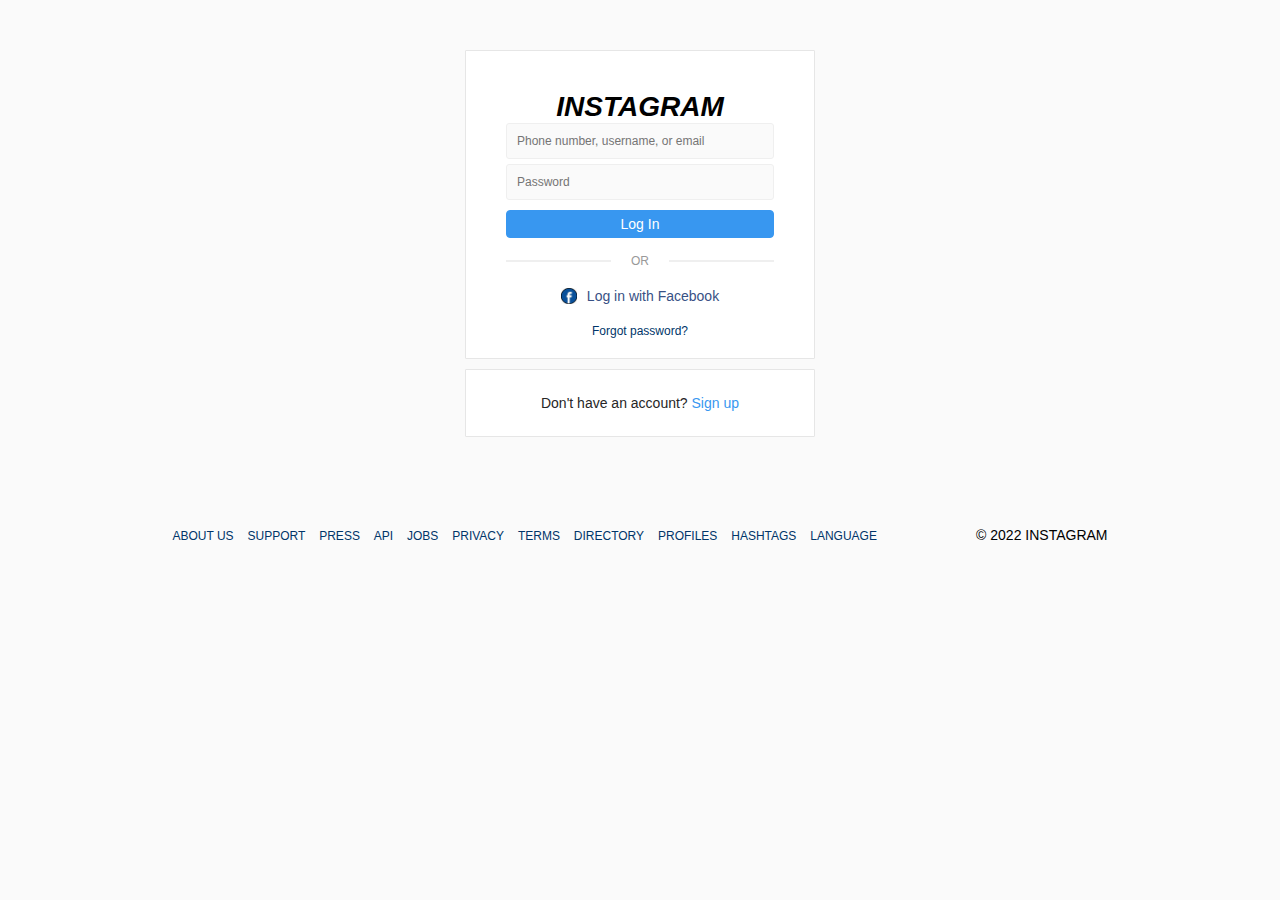
<file: ins.html>
<!DOCTYPE html>
<html lang="en">
<head>
    <meta charset="UTF-8">
    <meta name="viewport" content="width=device-width, initial-scale=1.0">
    <title>INSTAGRAM </title>
    <style>
        *{
	margin: 0;
	padding: 0;
	box-sizing: border-box;
	outline: none;
	list-style: none;
	text-decoration: none;
	font-family: 'Roboto', sans-serif;
}

body{
	background: #fafafa;
	font-size: 14px;
}

.wrapper .header{
	max-width: 350px;
	width: 100%;
	height: auto;
	margin: 50px auto;
}

.wrapper .header .top,
.wrapper .signup{
	background: #fff;
    border: 1px solid #e6e6e6;
    border-radius: 1px;
    padding: 40px 40px 20px;
}

.wrapper .header .logo img{
	display: block;
	margin: 0 auto 35px;
}

.wrapper .header .form .input_field{
	margin-bottom: 5px;
}

.wrapper .header .form .input_field .input{
	width: 100%;
	background: #fafafa;
	border: 1px solid #efefef;
	font-size: 12px;
	border-radius: 3px;
	color: #262626;
	padding: 10px;
}

.wrapper .header .form .input_field .input:focus{
	border: 1px solid #b2b2b2;
}

.wrapper .header .form .btn{
	margin: 10px 0;
	background-color: #3897f0;
    border: 1px solid #3897f0;
    border-radius: 4px;
    text-align: center;
    padding: 5px;
}

.wrapper .header .form .btn a{
	color: #fff;
	display: block;
}

.wrapper .header .or{
	display: flex;
	justify-content: space-between;
	align-items: center;
	height: 15px;
	margin: 15px 0 20px;
}

.wrapper .header .or .line{
	width: 105px;
	height: 2px;
	background: #efefef
}

.wrapper .header .or p{
	color: #999;
	font-size: 12px;
}

.wrapper .dif .fb{
	display: flex;
	justify-content: center;
	align-items: center;
}

.wrapper .dif .fb img{
	width: 16px;
	height: 16px;
}

.wrapper .dif  .fb p{
	color: #385185;
	font-weight: 500;
	margin-left: 10px;
}

.wrapper .dif .forgot{
	font-size: 12px;
	text-align: center;
	margin-top: 20px;
}

.wrapper .dif .forgot a{
	color: #003569;
}

.wrapper .signup{
	margin: 10px 0 20px;
	padding: 25px 40px;
	text-align: center;
	color: #262626;
}

.wrapper .signup a{
	color: #3897f0;
}

.wrapper .apps{
	text-align: center;
	color: #262626;
}

.wrapper .apps p{
	margin-bottom: 20px;
}

.wrapper .apps a img{
	width: 135px;
	height: 40px;
	margin: 0 5px;
}

.footer{
	max-width: 935px;
	width: 100%;
	margin: 0 auto;
	padding: 40px 0;
	display: flex;
	justify-content: space-between;
}

.footer .links ul li{
	display: inline-block;
	margin-right: 10px;
}

.footer .links ul li a{
	color: #003569;
	font-size: 12px;
}
.logo1{
	justify-content: center;
	text-align: center;
}
    </style>
</head>
<body>
    
<div class="wrapper">
	<div class="header">
		<div class="top">
			<div class="logo1">
				<h1><i><b>INSTAGRAM</b></i></h1>
			</div>
			<div class="form">
				<div class="input_field">
					<input type="text" placeholder="Phone number, username, or email" class="input">
				</div>
				<div class="input_field">
					<input type="password" placeholder="Password" class="input">
				</div>
				<div class="btn"><a href="#">Log In</a></div>
			</div>
			<div class="or">
				<div class="line"></div>
				<p>OR</p>
				<div class="line"></div>
			</div>
			<div class="dif">
				<div class="fb">
					<img src="th.png" alt="facebook">
					<p>Log in with Facebook</p>
				</div>
				<div class="forgot">
					<a href="#">Forgot password?</a>
				</div>
			</div>
		</div>
		<div class="signup">
			<p>Don't have an account? <a href="#">Sign up</a></p>
		</div>
		</div>
	</div>
	<div class="footer">
		<div class="links">
			<ul>
				<li><a href="#">ABOUT US</a></li>
				<li><a href="#">SUPPORT</a></li>
				<li><a href="#">PRESS</a></li>
				<li><a href="#">API</a></li>
				<li><a href="#">JOBS</a></li>
				<li><a href="#">PRIVACY</a></li>
				<li><a href="#">TERMS</a></li>
				<li><a href="#">DIRECTORY</a></li>
				<li><a href="#">PROFILES</a></li>
				<li><a href="#">HASHTAGS</a></li>
				<li><a href="#">LANGUAGE</a></li>
			</ul>
		</div>
		<div class="copyright">
			© 2022 INSTAGRAM
		</div>
	</div>
</div>
</body>
</html>
</file>
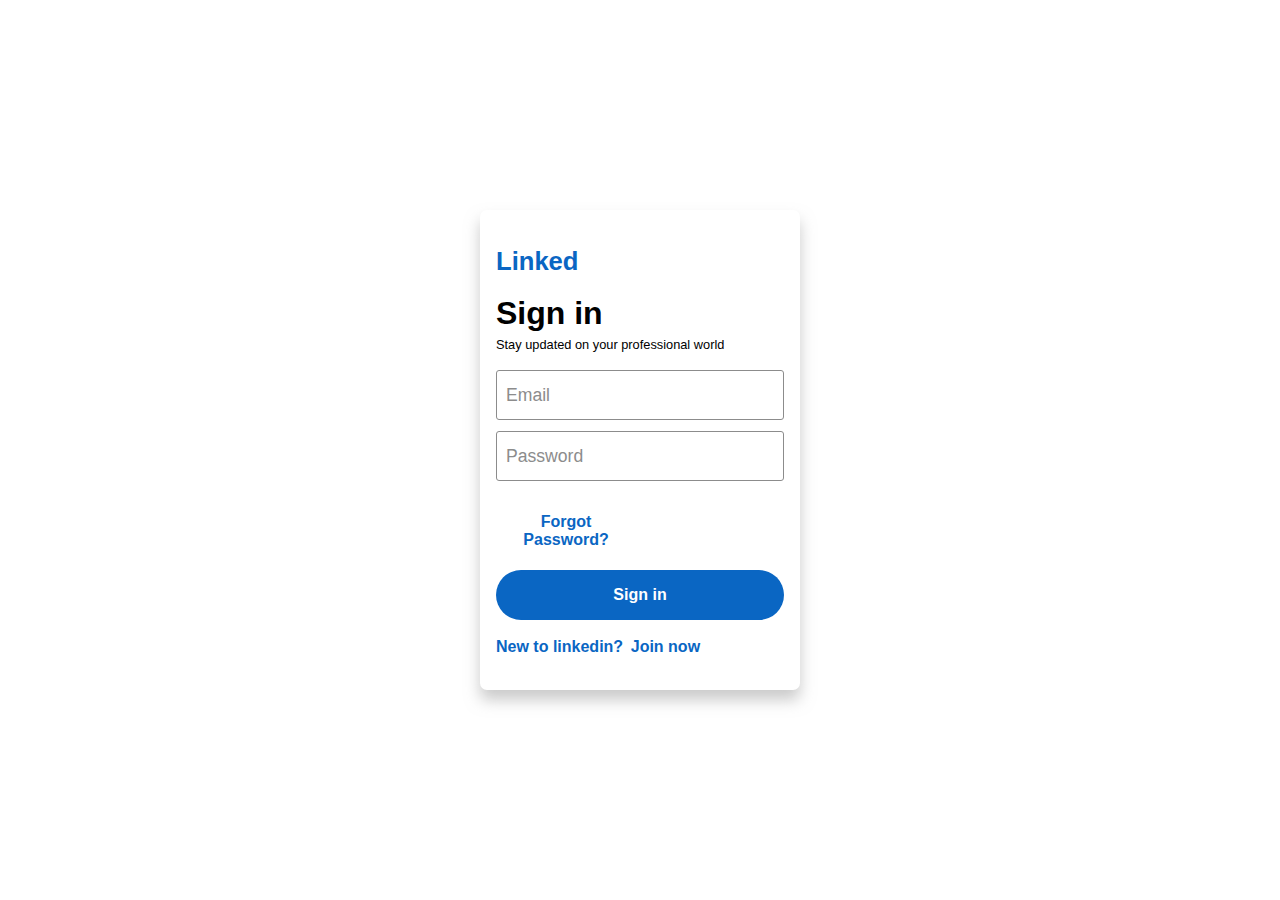
<file: Lin.html>
<!DOCTYPE html>
<html lang="en">
<head>
	<meta charset="UTF-8">
	<meta name="viewport" content="width=device-width, initial-scale=1.0">
	<title>LinkedIn</title>
<style>
    
* { 
	box-sizing: border-box; 
	margin: 0; 
	padding: 0; 
	font-family: 'Roboto', sans-serif; 
} 

.container { 
	width: 320px; 
	height: 480px; 
	background: #fff; 
	box-shadow: 0 10px 15px rgba(179, 179, 179, 0.7); 
	position: absolute; 
	top: 50%; 
	left: 50%; 
	transform: translate(-50%, -50%); 
	border-radius: 7px; 
	display: flex; 
	flex-direction: column; 
	justify-content: space-evenly; 
	padding: 1rem; 
} 

.container h2{ 
	color: #0A66C3; 
	font-size: 1.6rem; 
} 

.container h2 i{ 
	font-size: 1.8rem; 
	padding-left: .1rem; 
} 

.text p{ 
	font-size: .8rem; 
	padding-top: 0.3rem; 
} 

.input { 
	position: relative; 
	width: 100%; 
	height: 50px; 
	margin-bottom: 0.7em; 
} 

.your-input input{ 
	width: 100%; 
	height: 50px; 
	padding-top: 1.1rem; 
	padding-left: 9px; 
	outline: none; 
	border: 1px solid #8c8c8c; 
	border-radius: 3px; 
	transition: .2s; 
} 

.your-input label { 
	position: absolute; 
	top: 30%; 
	left: 10px; 
	font-size: 1.1rem; 
	color: #8c8c8c; 
	transition: .2s; 
} 

.input input:focus ~ label, 
.input input:valid ~ label{ 
	top: 10%; 
	font-size: .8rem; 
	color: #000; 
} 

.input input:focus { 
	border-width: 2px; 
	border-color: #0A66C3; 
} 

.forgot-password-link { 
	width: 140px; 
	padding: .2rem; 
	text-align: center; 
	text-decoration: none; 
	font-weight: bolder; 
	color: #0A66C3; 
	transition: .3s; 
	border-radius: 12px; 
} 

.forgot-password-link:hover{ 
	background: rgba(10, 102, 195, 0.3); 
} 

button { 
	height: 50px; 
	background: #0A66C3; 
	outline: none; 
	border: none; 
	border-radius: 30px; 
	color: #fff; 
	font-size: 1rem; 
	font-weight: bolder; 
} 

.join-link { 
text-decoration: none; 
font-weight: bolder; 
color: #0A66C3; 
} 

.join-now{ 
	text-decoration: none; 
	font-weight: bolder; 
	color: #0A66C3; 
	border-radius: 12px; 
	transition: .3s; 
	font-weight: bolder; 
	padding: .2rem; 
} 

.join-now:hover{ 
	background: rgba(10, 102, 195, 0.3); 
}

</style>
</head>
<body> 
	<div class="container"> 
		<h2>Linked<span> 
			<i class="fab fa-linkedin"></i> 
		</span></h2> 
		<div class="text"> 
			<h1>Sign in</h1> 
			<p>Stay updated on your professional world</p> 
		</div> 
		<div class="your-input"> 
			<div class="input"> 
				<input type="text" name="email"
					id="email" required /> 
				<label for="email">Email</label> 
			</div> 
			<div class="input"> 
				<input type="password" name="password"
					id="password" required /> 
				<label for="password"> 
					Password 
				</label> 
			</div> 
		</div> 
		<a href="#" class="forgot-password-link"> 
			Forgot Password? 
		</a> 
		<button>Sign in</button> 
		<p class="join-link"> 
			New to linkedin? 
			<a href="#" class="join-now"> 
				Join now 
			</a> 
		</p> 
	</div> 
</body> 

</html>
</file>
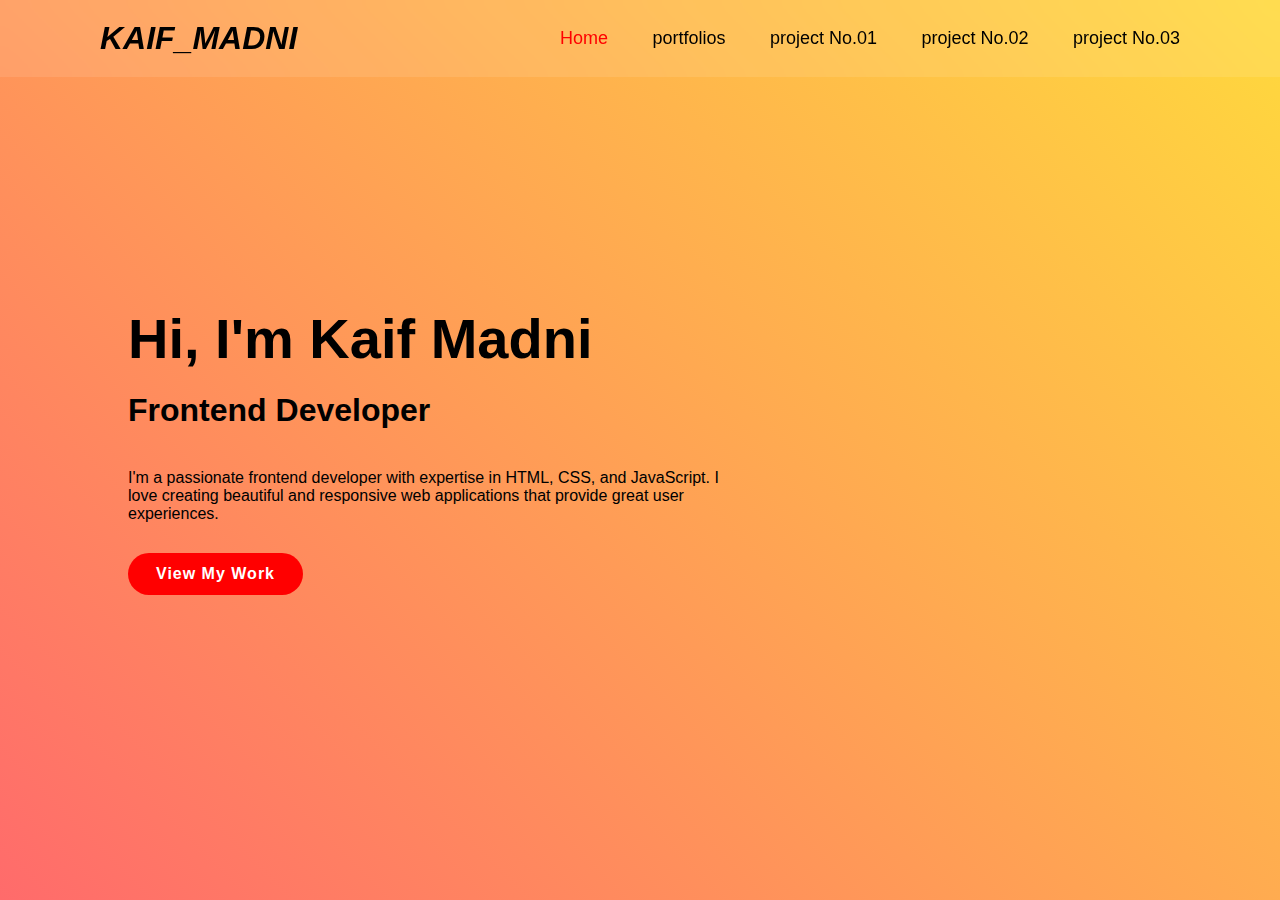
<file: p.01.html>
<!DOCTYPE html>
<html lang="en">
<head>
    <meta charset="UTF-8">
    <meta name="viewport" content="width=device-width, initial-scale=1.0">
    <title>Portfolio</title>
    <style>
        * {
            margin: 0;
            padding: 0;
            box-sizing: border-box;
            font-family: Arial, sans-serif;
        }

        header {
            position: fixed;
            top: 0;
            left: 0;
            width: 100%;
            padding: 20px 100px;
            background: rgba(255, 255, 255, 0.1);
            display: flex;
            justify-content: space-between;
            align-items: center;
            backdrop-filter: blur(10px);
            z-index: 100;
        }

        .logo {
            font-size: 32px;
            color: #000;
            text-decoration: none;
            font-weight: 700;
        }

        nav a {
            font-size: 18px;
            color: #000;
            text-decoration: none;
            font-weight: 500;
            margin-left: 40px;
            transition: .3s;
        }

        nav a:hover,
        nav a.active {
            color: #ff0000;
        }

        .hero {
            min-height: 100vh;
            background: linear-gradient(45deg, #ff6b6b, #ffd93d);
            display: flex;
            align-items: center;
            padding: 0 10%;
        }

        .content {
            max-width: 600px;
        }

        .content h1 {
            font-size: 56px;
            font-weight: 700;
            line-height: 1.2;
            color: #000;
        }

        .content h3 {
            font-size: 32px;
            color: #000;
            margin: 20px 0 40px;
        }

        .content p {
            color: #000;
            margin-bottom: 30px;
        }

        .btn {
            display: inline-block;
            padding: 12px 28px;
            background: #ff0000;
            border-radius: 40px;
            font-size: 16px;
            color: #fff;
            letter-spacing: 1px;
            text-decoration: none;
            font-weight: 600;
            transition: .5s;
        }

        .btn:hover {
            background: #000;
            box-shadow: 0 0 10px #ff0000;
        }

        @media (max-width: 768px) {
            header {
                padding: 20px 50px;
            }

            nav {
                display: none;
            }

            .content h1 {
                font-size: 36px;
            }

            .content h3 {
                font-size: 24px;
            }
        }
    </style>
</head>
<body>
    <header>
        <a href="#" class="logo"><i>KAIF_MADNI</i></a>
        <nav>
            <a href="Index.html" class="active">Home</a>
            <a href="p1.html">portfolios</a>
            <a href="p03.html">project No.01</a>
            <a href="p.01.html">project No.02</a>
            <a href="p.02.html">project No.03</a>
        </nav>
    </header>

    <section class="hero">
        <div class="content">
            <h1>Hi, I'm Kaif Madni</h1>
            <h3>Frontend Developer</h3>
            <p>I'm a passionate frontend developer with expertise in HTML, CSS, and JavaScript. I love creating beautiful and responsive web applications that provide great user experiences.</p>
            <a href="projects.html" class="btn">View My Work</a>
        </div>
    </section>
</body>
</html>
</file>
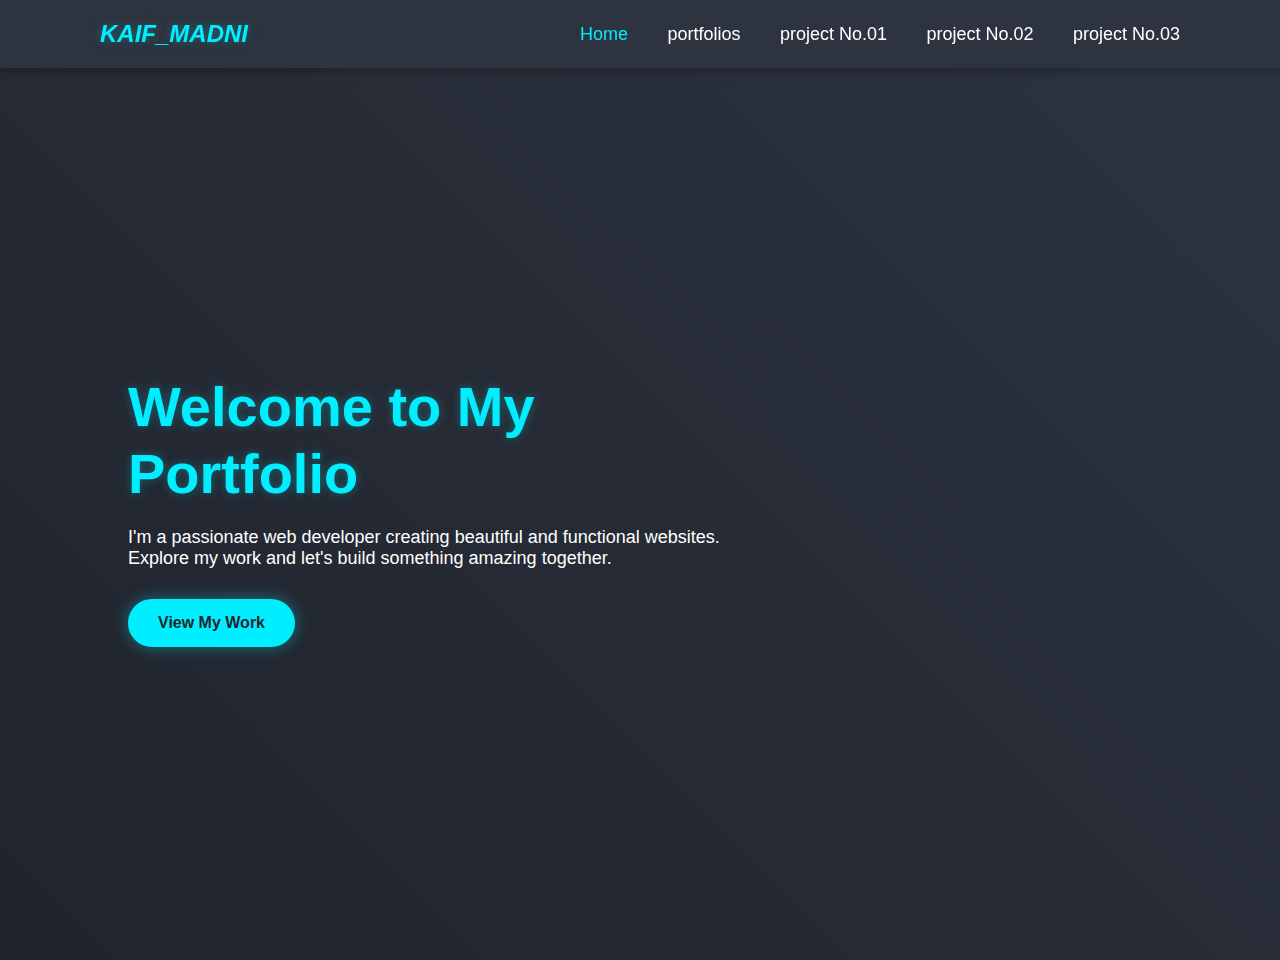
<file: p.02.html>
<!DOCTYPE html>
<html lang="en">
    <meta charset="UTF-8">
    <meta name="viewport" content="width=device-width, initial-scale=1.0">
    <title>Portfolio Design</title>
    <head>
    <style>
        * {
            margin: 0;
            padding: 0;
            box-sizing: border-box;
            font-family: 'Poppins', sans-serif;
        }

        body {
            background: #1f242d;
            color: #fff;
        }

        header {
            position: fixed;
            top: 0;
            left: 0;
            width: 100%;
            padding: 20px 100px;
            background: #2d333f;
            display: flex;
            justify-content: space-between;
            align-items: center;
            z-index: 100;
            box-shadow: 0 2px 10px rgba(0,0,0,0.3);
        }

        .logo {
            font-size: 24px;
            color: #00eeff;
            text-decoration: none;
            font-weight: 700;
            text-shadow: 0 0 10px rgba(0,238,255,0.3);
        }

        nav a {
            font-size: 18px;
            color: #fff;
            text-decoration: none;
            margin-left: 35px;
            transition: 0.3s;
        }

        nav a:hover, nav a.active {
            color: #00eeff;
        }

        .hero-section {
            height: 100vh;
            display: flex;
            align-items: center;
            padding: 0 10%;
            margin-top: 60px;
            background: linear-gradient(45deg, #1f242d, #2d333f);
        }

        .hero-content {
            max-width: 600px;
        }

        .hero-content h1 {
            font-size: 56px;
            line-height: 1.2;
            margin-bottom: 20px;
            color: #00eeff;
            text-shadow: 0 0 10px rgba(0,238,255,0.3);
        }

        .hero-content p {
            font-size: 18px;
            margin-bottom: 30px;
            color: #fff;
        }

        .cta-button {
            display: inline-block;
            padding: 15px 30px;
            background: #00eeff;
            color: #1f242d;
            text-decoration: none;
            border-radius: 25px;
            font-weight: 600;
            transition: 0.3s;
            box-shadow: 0 0 15px rgba(0,238,255,0.4);
        }

        .cta-button:hover {
            background: #fff;
            color: #00eeff;
            transform: scale(1.05);
        }

        .portfolio-section {
            padding: 80px 10%;
            background: #2d333f;
        }

        .section-title {
            text-align: center;
            font-size: 36px;
            margin-bottom: 50px;
            color: #00eeff;
        }

        .portfolio-grid {
            display: grid;
            grid-template-columns: repeat(auto-fit, minmax(300px, 1fr));
            gap: 30px;
        }

        .portfolio-item {
            background: #1f242d;
            border-radius: 15px;
            overflow: hidden;
            box-shadow: 0 2px 15px rgba(0,238,255,0.1);
            transition: 0.3s;
        }

        .portfolio-item:hover {
            transform: translateY(-5px);
            box-shadow: 0 5px 25px rgba(0,238,255,0.2);
        }

        .portfolio-item img {
            width: 100%;
            height: 200px;
            object-fit: cover;
        }

        .portfolio-item-content {
            padding: 20px;
        }

        .portfolio-item h3 {
            font-size: 24px;
            margin-bottom: 10px;
            color: #00eeff;
        }

        .portfolio-item p {
            color: #fff;
            margin-bottom: 20px;
        }

        @media (max-width: 768px) {
            header {
                padding: 20px 50px;
            }

            nav a {
                margin-left: 20px;
                font-size: 16px;
            }

            .hero-content h1 {
                font-size: 40px;
            }
        }
    </style>
</head>
<body>
    <header>
        <a href="#" class="logo"><i>KAIF_MADNI</i></a>
        <nav>
            <a href="Index.html" class="active">Home</a>
            <a href="p1.html">portfolios</a>
            <a href="p03.html">project No.01</a>
            <a href="p.01.html">project No.02</a>
            <a href="p.02.html">project No.03</a>
        </nav>
    </header>

    <section class="hero-section">
        <div class="hero-content">
            <h1>Welcome to My Portfolio</h1>
            <p>I'm a passionate web developer creating beautiful and functional websites. Explore my work and let's build something amazing together.</p>
            <a href="#portfolio" class="cta-button">View My Work</a>
        </div>
    </section>
</body>
</html>
</file>
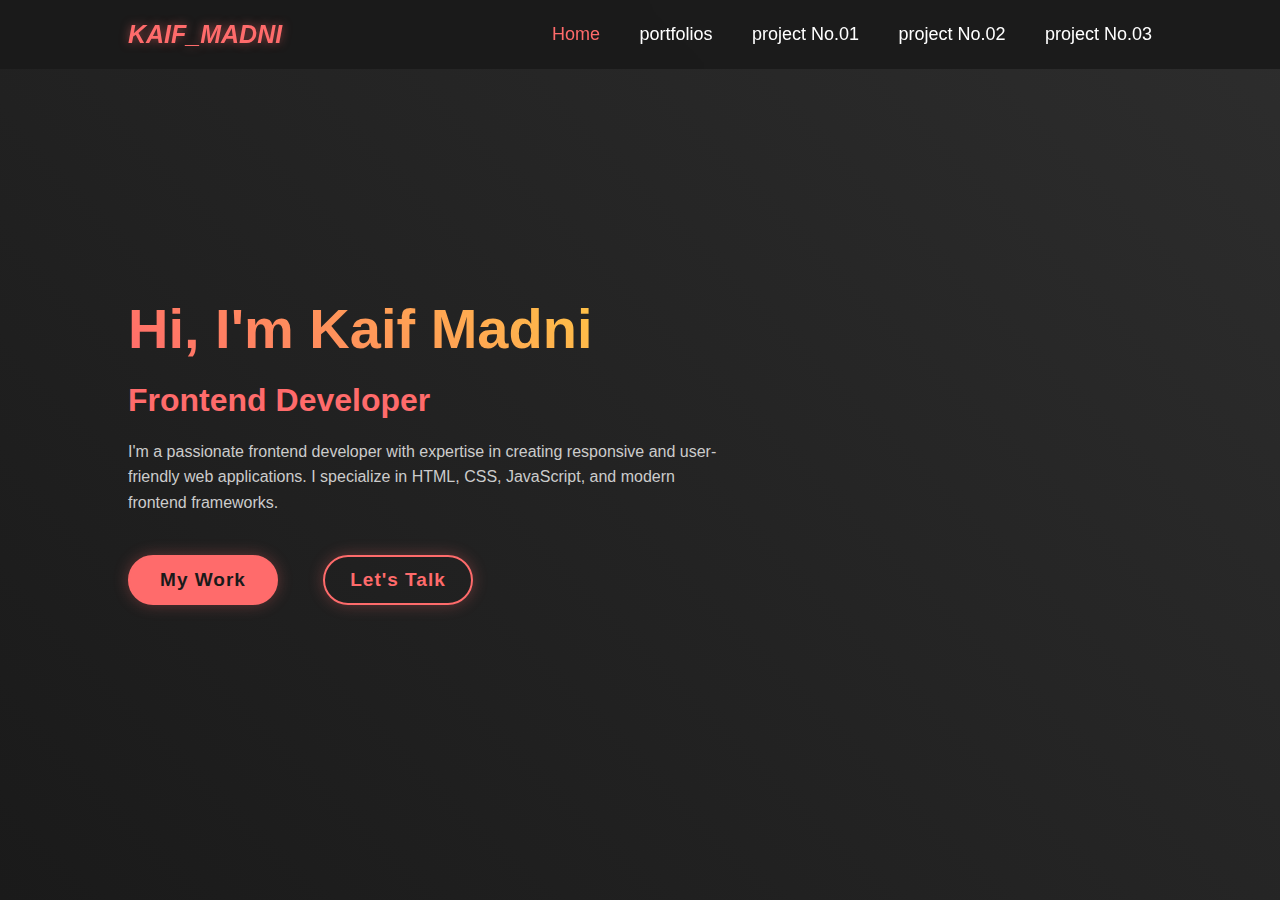
<file: p03.html>
<!DOCTYPE html>
<html lang="en">
<head>
    <meta charset="UTF-8">
    <meta name="viewport" content="width=device-width, initial-scale=1.0">
    <title>Portfolio - Kaif Madni</title>
    <style>
        * {
            margin: 0;
            padding: 0;
            box-sizing: border-box;
            font-family: 'Poppins', sans-serif;
        }

        body {
            background: #1a1a1a;  /* Darker background */
            color: #ffffff;
        }

        header {
            position: fixed;
            top: 0;
            left: 0;
            width: 100%;
            padding: 20px 10%;
            background: rgba(26, 26, 26, 0.9);  /* Semi-transparent dark header */
            display: flex;
            justify-content: space-between;
            align-items: center;
            z-index: 100;
            backdrop-filter: blur(10px);
        }

        .logo {
            font-size: 25px;
            color: #ff6b6b;  /* New accent color */
            text-decoration: none;
            font-weight: 600;
            text-shadow: 0 0 10px rgba(255, 107, 107, 0.5);
        }

        nav a {
            font-size: 18px;
            color: #ffffff;
            text-decoration: none;
            font-weight: 500;
            margin-left: 35px;
            transition: .3s;
            position: relative;
        }

        nav a::after {
            content: '';
            position: absolute;
            bottom: -5px;
            left: 0;
            width: 0;
            height: 2px;
            background: #ff6b6b;
            transition: .3s;
        }

        nav a:hover::after {
            width: 100%;
        }

        nav a:hover,
        nav a.active {
            color: #ff6b6b;
        }

        .home {
            height: 100vh;
            display: flex;
            align-items: center;
            padding: 0 10%;
            background: linear-gradient(45deg, #1a1a1a, #2d2d2d);
        }

        .home-content {
            max-width: 600px;
            animation: fadeIn 1s ease-out;
        }

        @keyframes fadeIn {
            from { opacity: 0; transform: translateY(20px); }
            to { opacity: 1; transform: translateY(0); }
        }

        .home-content h1 {
            font-size: 56px;
            font-weight: 700;
            line-height: 1.2;
            margin-bottom: 20px;
            background: linear-gradient(45deg, #ff6b6b, #ffd93d);
            -webkit-background-clip: text;
            -webkit-text-fill-color: transparent;
        }

        .home-content h3 {
            font-size: 32px;
            font-weight: 700;
            color: #ff6b6b;
            margin-bottom: 15px;
        }

        .home-content p {
            font-size: 16px;
            margin: 20px 0 40px;
            color: #cccccc;
            line-height: 1.6;
        }

        .btn-box {
            display: flex;
            justify-content: space-between;
            width: 345px;
            height: 50px;
        }

        .btn-box a {
            position: relative;
            display: inline-flex;
            justify-content: center;
            align-items: center;
            width: 150px;
            height: 100%;
            background: #ff6b6b;
            border: 2px solid #ff6b6b;
            border-radius: 25px;  /* More rounded buttons */
            font-size: 19px;
            color: #1a1a1a;
            text-decoration: none;
            font-weight: 600;
            letter-spacing: 1px;
            z-index: 1;
            overflow: hidden;
            transition: .5s;
            box-shadow: 0 0 15px rgba(255, 107, 107, 0.3);
        }

        .btn-box a:hover {
            color: #ff6b6b;
            transform: translateY(-3px);
            box-shadow: 0 5px 25px rgba(255, 107, 107, 0.5);
        }

        .btn-box a:nth-child(2) {
            background: transparent;
            color: #ff6b6b;
        }

        .btn-box a:nth-child(2):hover {
            color: #1a1a1a;
        }

        .btn-box a:nth-child(2)::before {
            background: #ff6b6b;
        }

        .btn-box a::before {
            content: '';
            position: absolute;
            top: 0;
            left: 0;
            width: 0;
            height: 100%;
            background: #1a1a1a;
            z-index: -1;
            transition: .5s;
        }

        .btn-box a:hover::before {
            width: 100%;
        }
    </style>
</head>
<body>
    <header>
        <a href="#" class="logo"><i>KAIF_MADNI</i></a>
        <nav>
            <a href="Index.html" class="active">Home</a>
            <a href="p1.html">portfolios</a>
            <a href="p03.html">project No.01</a>
            <a href="p.01.html">project No.02</a>
            <a href="p.02.html">project No.03</a>
        </nav>
    </header>

    <section class="home">
        <div class="home-content">
            <h1>Hi, I'm Kaif Madni</h1>
            <h3>Frontend Developer</h3>
            <p>I'm a passionate frontend developer with expertise in creating responsive and user-friendly web applications. 
               I specialize in HTML, CSS, JavaScript, and modern frontend frameworks.</p>
            <div class="btn-box">
                <a href="projects.html">My Work</a>
                <a href="contect.html">Let's Talk</a>
            </div>
        </div>
    </section>
</body>
</html>
</file>
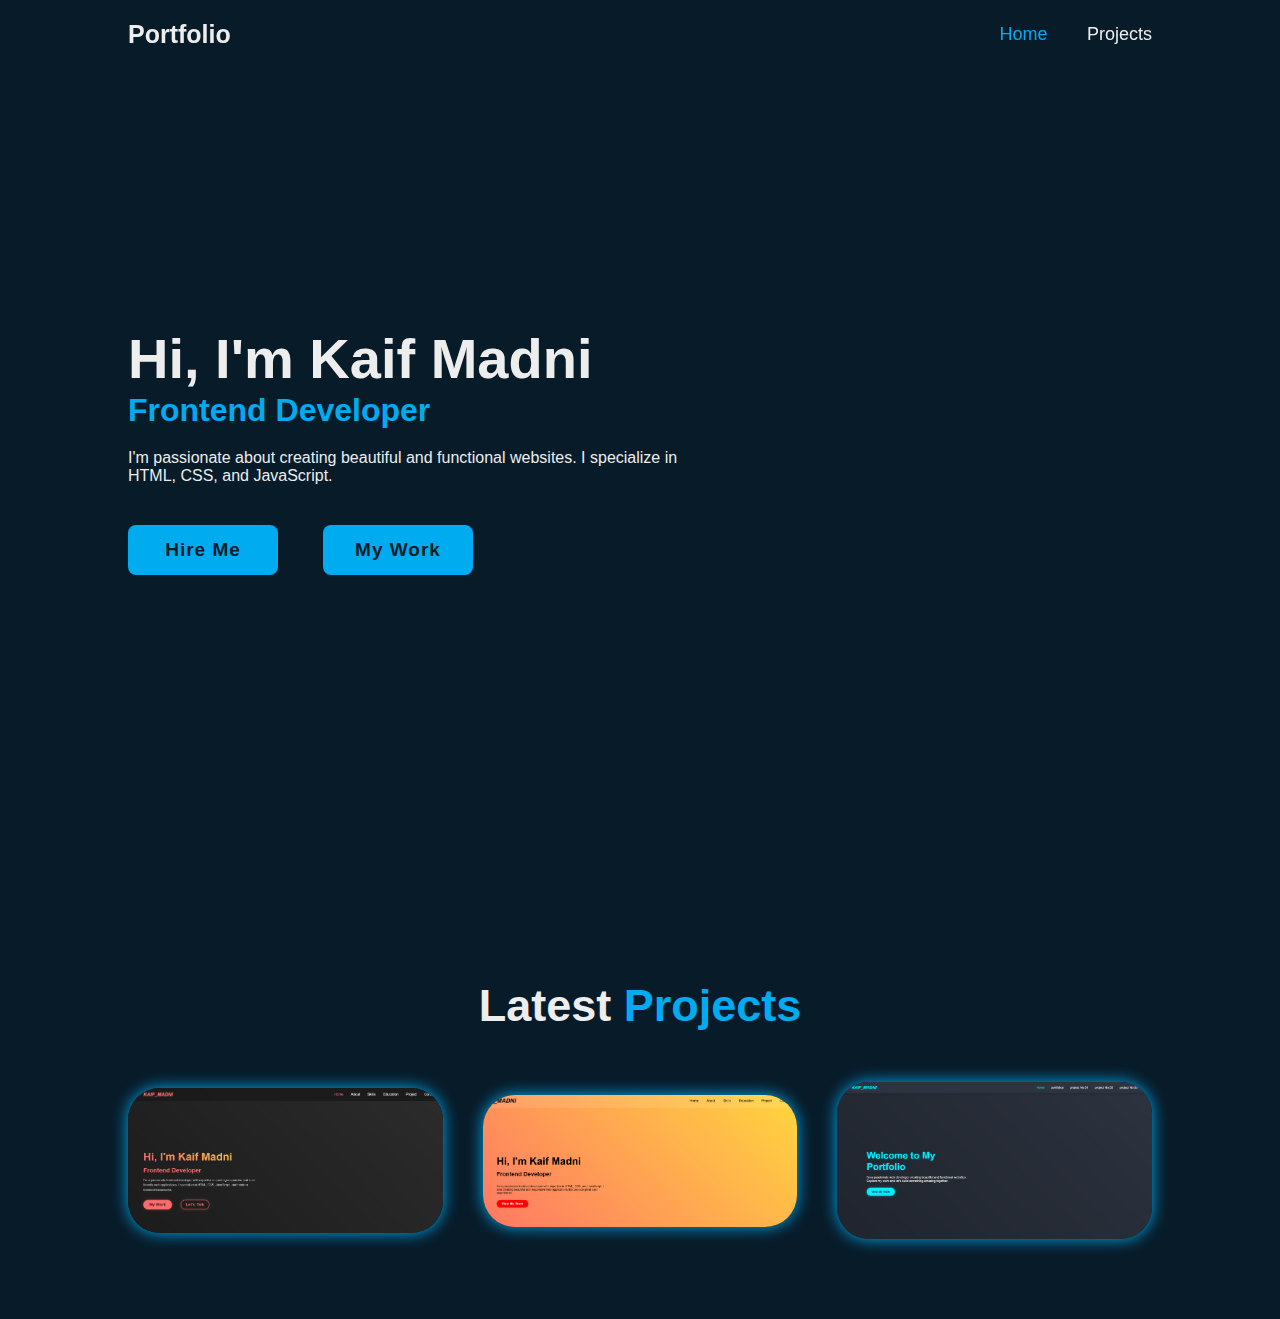
<file: p1.html>
<!DOCTYPE html>
<html lang="en">
<head>
    <meta charset="UTF-8">
    <meta name="viewport" content="width=device-width, initial-scale=1.0">
    <title>My Portfolio</title>
    <style>
        * {
            margin: 0;
            padding: 0;
            box-sizing: border-box;
            font-family: 'Poppins', sans-serif;
        }

        body {
            background: #081b29;
            color: #ededed;
        }

        .header {
            position: fixed;
            top: 0;
            left: 0;
            width: 100%;
            padding: 20px 10%;
            background: transparent;
            display: flex;
            justify-content: space-between;
            align-items: center;
            z-index: 100;
        }

        .logo {
            position: relative;
            font-size: 25px;
            color: #ededed;
            text-decoration: none;
            font-weight: 600;
        }

        .navbar a {
            font-size: 18px;
            color: #ededed;
            text-decoration: none;
            font-weight: 500;
            margin-left: 35px;
            transition: .3s;
        }

        .navbar a:hover,
        .navbar a.active {
            color: #00abf0;
        }

        .home {
            height: 100vh;
            display: flex;
            align-items: center;
            padding: 0 10%;
        }

        .home-content {
            max-width: 600px;
        }

        .home-content h1 {
            font-size: 56px;
            font-weight: 700;
            line-height: 1.2;
        }

        .home-content h3 {
            font-size: 32px;
            font-weight: 700;
            color: #00abf0;
        }

        .home-content p {
            font-size: 16px;
            margin: 20px 0 40px;
        }

        .btn-box {
            position: relative;
            display: flex;
            justify-content: space-between;
            width: 345px;
            height: 50px;
        }

        .btn-box a {
            position: relative;
            display: inline-flex;
            justify-content: center;
            align-items: center;
            width: 150px;
            height: 100%;
            background: #00abf0;
            border: 2px solid #00abf0;
            border-radius: 8px;
            font-size: 19px;
            color: #081b29;
            text-decoration: none;
            font-weight: 600;
            letter-spacing: 1px;
            transition: .5s;
        }

        .btn-box a:hover {
            background: transparent;
            color: #00abf0;
        }

        .portfolio {
            padding: 80px 10%;
        }

        .heading {
            text-align: center;
            font-size: 45px;
            margin-bottom: 50px;
        }

        .heading span {
            color: #00abf0;
        }

        .portfolio-container {
            display: grid;
            grid-template-columns: repeat(3, 1fr);
            gap: 2.5rem;
            align-items: center;
        }

        .portfolio-box {
            position: relative;
            border-radius: 2rem;
            box-shadow: 0 0 1rem #00abf0;
            overflow: hidden;
            display: flex;
        }

        .portfolio-box img {
            width: 100%;
            height: 100%;
            object-fit: cover;
            transition: .5s ease;
        }

        .portfolio-box:hover img {
            transform: scale(1.1);
        }

        .portfolio-layer {
            position: absolute;
            bottom: 0;
            left: 0;
            width: 100%;
            height: 100%;
            background: linear-gradient(rgba(0,0,0,.1), #00abf0);
            display: flex;
            justify-content: center;
            align-items: center;
            flex-direction: column;
            text-align: center;
            padding: 0 4rem;
            transform: translateY(100%);
            transition: .5s ease;
        }

        .portfolio-box:hover .portfolio-layer {
            transform: translateY(0);
        }

        .portfolio-layer h4 {
            font-size: 2rem;
            color: #081b29;
        }

        .portfolio-layer p {
            font-size: 1rem;
            margin: .3rem 0 1rem;
            color: #081b29;
        }

        .portfolio-layer a {
            display: inline-flex;
            justify-content: center;
            align-items: center;
            width: 3rem;
            height: 3rem;
            background: #081b29;
            border-radius: 50%;
        }

        .portfolio-layer a i {
            font-size: 1.5rem;
            color: #00abf0;
        }

        @media (max-width: 768px) {
            .portfolio-container {
                grid-template-columns: repeat(2, 1fr);
            }
        }

        @media (max-width: 480px) {
            .portfolio-container {
                grid-template-columns: 1fr;
            }
        }
    </style>
</head>
<body>
    <header class="header">
        <a href="#" class="logo">Portfolio</a>
        <nav class="navbar">
            <a href="Index.html" class="active">Home</a>
            <a href="#portfolio">Projects</a>
           
        </nav>
    </header>

    <section class="home">
        <div class="home-content">
            <h1>Hi, I'm <span>Kaif Madni</span></h1>
            <h3>Frontend Developer</h3>
            <p>I'm passionate about creating beautiful and functional websites. I specialize in HTML, CSS, and JavaScript.</p>
            <div class="btn-box">
                <a href="#contact">Hire Me</a>
                <a href="#portfolio">My Work</a>
            </div>
        </div>
    </section>

    <section class="portfolio" id="portfolio">
        <h2 class="heading">Latest <span>Projects</span></h2>
        <div class="portfolio-container">
            <div class="portfolio-box">
                <img src="001.png" alt="Project 1">
                <div class="portfolio-layer">
                    <h4>portfolio No.1</h4>
                    <p>portfolio Project No.01</p>
                    <a href="p03.html"><i class="fas fa-external-link-alt"></i></a>
                </div>
            </div>

            <div class="portfolio-box">
                <img src="002.png" alt="Project 2">
                <div class="portfolio-layer">
                    <h4>Portfolio No.02</h4>
                    <p>portfolio Project No.02</p>
                    <a href="p.01.html"><i class="fas fa-external-link-alt"></i></a>
                </div>
            </div>

            <div class="portfolio-box">
                <img src="003.png" alt="Project 3">
                <div class="portfolio-layer">
                    <h4>portfolio No.03</h4>
                    <p>portfolio Project No.03</p>
                    <a href="p.02.html"><i class="fas fa-external-link-alt"></i></a>
                </div>
            </div>
        </div>
    </section>
</body>
</html>
</file>
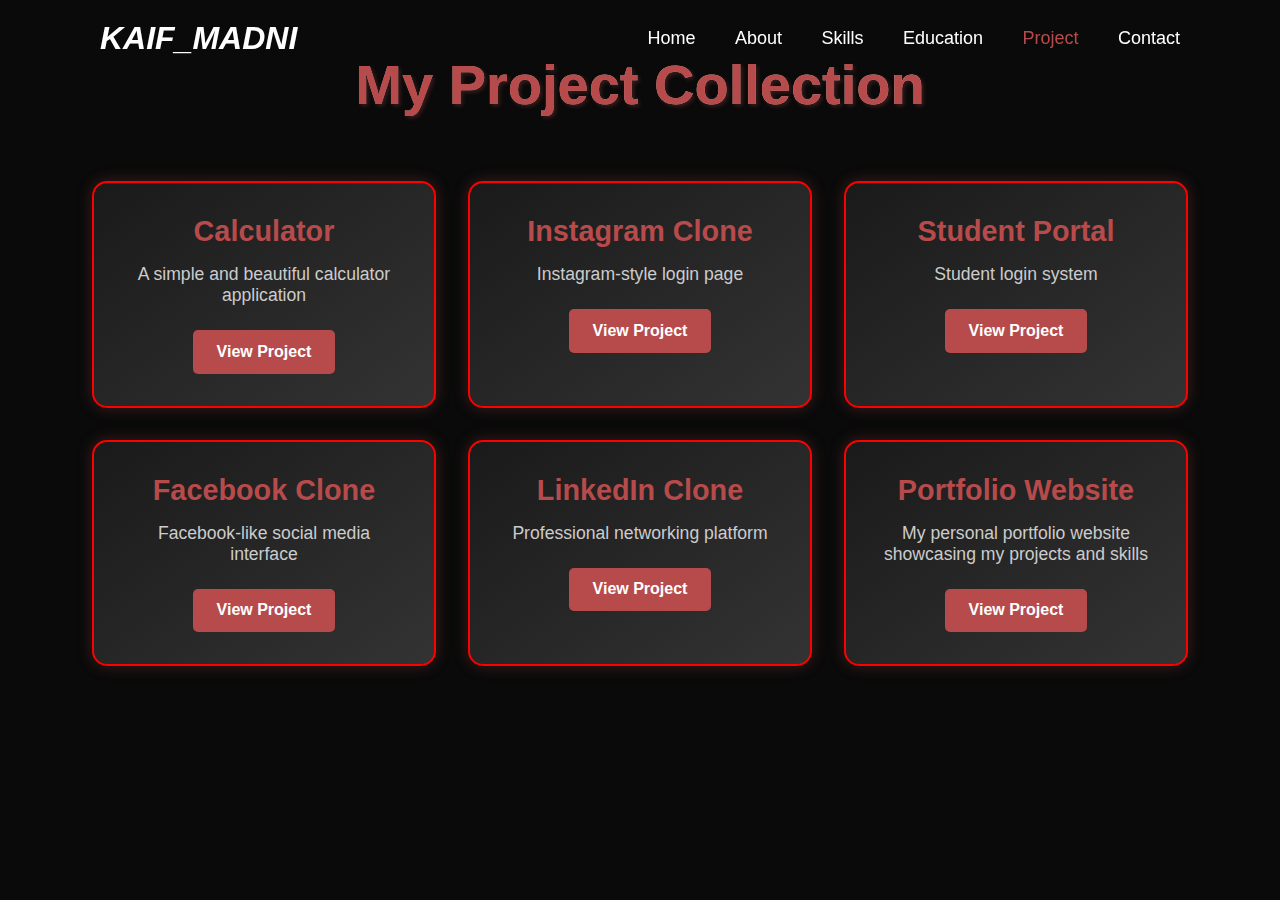
<file: projects.html>
<!DOCTYPE html>
<html lang="en">
<head>
    <meta charset="UTF-8">
    <meta name="viewport" content="width=device-width, initial-scale=1.0">
    <title>My Projects</title>
    <style>
        body {
            margin: 0;
            padding: 0;
            background: linear-gradient(to right, #ff0000, #000000);
            font-family: Arial, sans-serif;
            color: white;
        }
        
        .container {
            padding: 20px;
        }
        
        h1 {
            text-align: center;
            background: linear-gradient(to right, #808080, #ffffff);
            -webkit-background-clip: text;
            background-clip: text;
            color: transparent;
            font-size: 3.5rem;
            text-shadow: 2px 2px 4px rgba(0,0,0,0.3);
            margin-bottom: 40px;
            font-weight: bold;
        }
        
        .projects-grid {
            display: grid;
            grid-template-columns: repeat(auto-fit, minmax(300px, 1fr));
            gap: 30px;
            padding: 20px;
            max-width: 1200px;
            margin: 0 auto;
        }
        
        .project-card {
            background: rgba(0,0,0,0.7);
            border: 2px solid #ff0000;
            border-radius: 15px;
            padding: 25px;
            text-align: center;
            transition: all 0.3s ease;
            box-shadow: 0 4px 15px rgba(255,0,0,0.2);
        }
        
        .project-card:hover {
            transform: translateY(-10px);
            box-shadow: 0 8px 25px rgba(255,0,0,0.4);
            background: rgba(255,0,0,0.1);
        }
        
        .project-card h2 {
            color: #ff0000;
            margin-bottom: 20px;
            font-size: 1.8rem;
        }
        
        .project-card p {
            color: #ffffff;
            margin-bottom: 20px;
            font-size: 1.1rem;
        }
        
        .project-card a {
            display: inline-block;
            padding: 12px 25px;
            background: #ff0000;
            color: white;
            text-decoration: none;
            border-radius: 25px;
            font-weight: bold;
            transition: all 0.3s ease;
        }
        
        .project-card a:hover {
            background: #000000;
            color: #ff0000;
            border: 1px solid #ff0000;
            transform: scale(1.05);
        }

        @media (max-width: 768px) {
            .projects-grid {
                grid-template-columns: 1fr;
                padding: 10px;
            }
            
            h1 {
                font-size: 2.5rem;
            }
        }
    
        * {
            margin: 0;
            padding: 0;
            box-sizing: border-box;
            font-family: 'Poppins', sans-serif;
        }

        body {
            background: #0a0a0a;
            color: #fff;
            min-height: 100vh;
            padding: 2rem;
        }

        .container {
            max-width: 1200px;
            margin: 0 auto;
        }

        h1 {
            font-size: 3.5rem;
            margin-bottom: 2rem;
            color: #b74b4b;
            text-align: center;
            text-shadow: 2px 2px 4px rgba(183, 75, 75, 0.3);
        }

        .projects-grid {
            display: grid;
            grid-template-columns: repeat(auto-fit, minmax(300px, 1fr));
            gap: 2rem;
            padding: 2rem;
        }

        .project-card {
            background: linear-gradient(145deg, #1a1a1a, #333);
            padding: 2rem;
            border-radius: 15px;
            box-shadow: 0 0 15px rgba(183, 75, 75, 0.3);
            transition: transform 0.3s ease;
        }

        .project-card:hover {
            transform: translateY(-10px);
        }

        .project-card h2 {
            color: #b74b4b;
            margin-bottom: 1rem;
        }

        .project-card p {
            color: #ccc;
            margin-bottom: 1.5rem;
        }

        .project-card a {
            display: inline-block;
            padding: 0.8rem 1.5rem;
            background: #b74b4b;
            color: #fff;
            text-decoration: none;
            border-radius: 5px;
            transition: background 0.3s ease;
        }

        .project-card a:hover {
            background: #933b3b;
        }

        @media (max-width: 768px) {
            .projects-grid {
                grid-template-columns: 1fr;
                padding: 1rem;
            }
            
            .project-card {
                padding: 1.5rem;
            }
            
            h1 {
                font-size: 2.5rem;
            }
        }
        header {
        position: fixed;
        top: 0;
        left: 0;
        width: 100%;
        padding: 20px 100px;
        display: flex;
        justify-content: space-between;
        align-items: center;
        z-index: 100;
    }

    .logo {
        font-size: 32px;
        color: #fff;
        text-decoration: none;
        font-weight: 700;
    }

    nav a {
        font-size: 18px;
        color: #fff;
        text-decoration: none;
        font-weight: 500;
        margin-left: 35px;
        transition: .3s;
    }

    nav a:hover,
    nav a.active {
        color: #b74b4b;
    }

    @media (max-width: 768px) {
        header {
            padding: 20px 50px;
        }

        nav a {
            margin-left: 20px;
            font-size: 16px;
        }
    }
    
    </style>
</head>
<body>

    <div class="container">
        <h1>My Project Collection</h1>
        
        <div class="projects-grid">
            <div class="project-card">
                <h2>Calculator</h2>
                <p>A simple and beautiful calculator application</p>
                <a href="cal.html">View Project</a>
            </div>
            
            <div class="project-card">
                <h2>Instagram Clone</h2>
                <p>Instagram-style login page</p>
                <a href="ins.html">View Project</a>
            </div>
            
           
            
            <div class="project-card">
                <h2>Student Portal</h2>
                <p>Student login system</p>
                <a href="STU.HTML">View Project</a>
            </div>

            <div class="project-card">
                <h2>Facebook Clone</h2>
                <p>Facebook-like social media interface</p>
                <a href="face.html">View Project</a>
            </div>

            <div class="project-card">
                <h2>LinkedIn Clone</h2>
                <p>Professional networking platform</p>
                <a href="Lin.html">View Project</a>
            </div>
            <div class="project-card">
                <h2>Portfolio Website</h2>
                <p>My personal portfolio website showcasing my projects and skills</p>
                <a href="p1.html">View Project</a>
            </div>
        </div>
    </div>
</body>
</html>

<header>
    <a href="#" class="logo"><I>KAIF_MADNI</I></a>
    <nav>
        <a href="Index.html">Home</a>
        <a href="about.html">About</a>
        <a href="skills.html">Skills</a>
        <a href="Education.html">Education</a>
        <a href="projects.html" class="active">Project</a>
        <a href="contect.html">Contact</a>
    </nav>
</header>
</file>
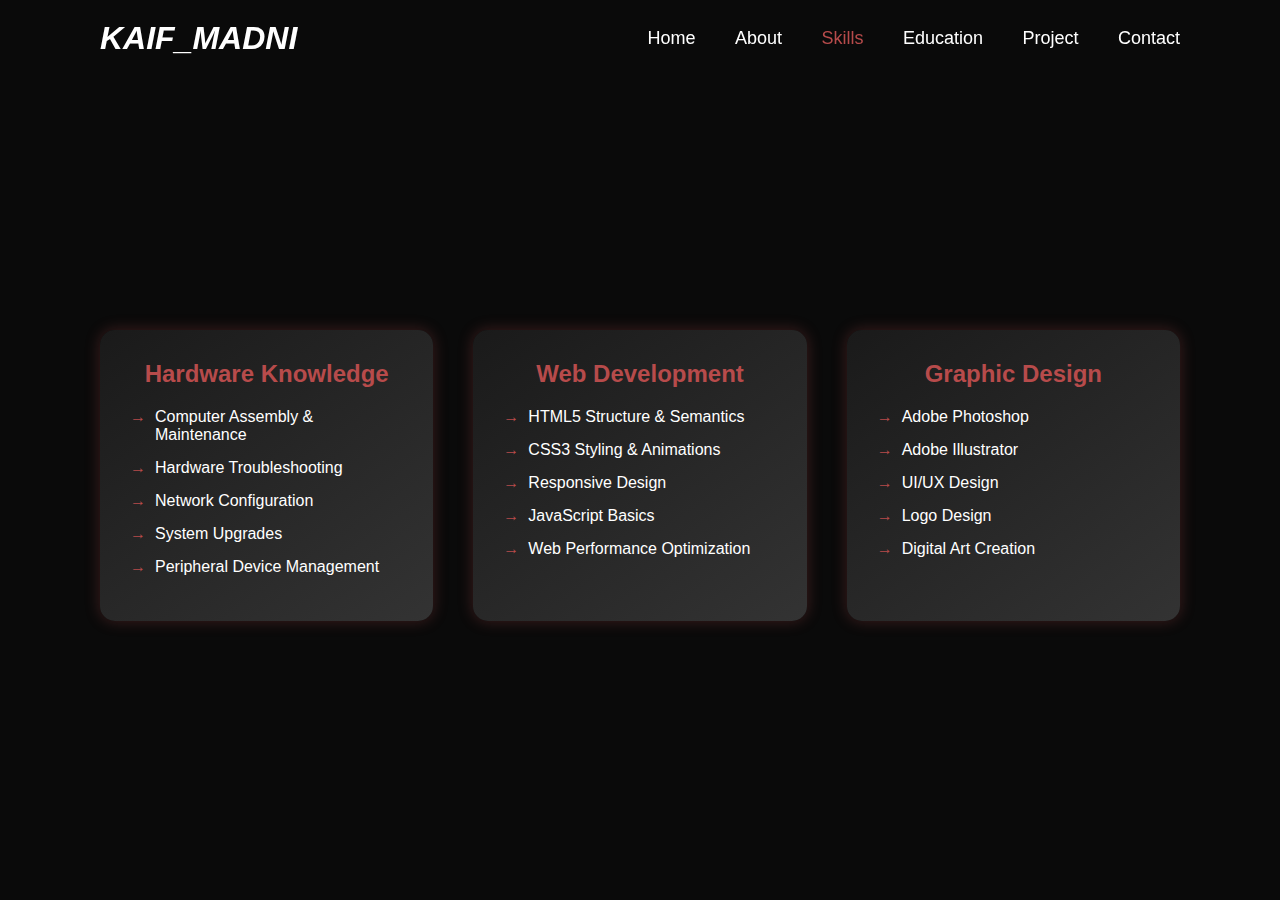
<file: skills.html>
<!DOCTYPE html>
<html lang="en">
<head>
    <meta charset="UTF-8">
    <meta name="viewport" content="width=device-width, initial-scale=1.0">
    <title>Skills</title>
    <style>
        * {
            margin: 0;
            padding: 0;
            box-sizing: border-box;
            font-family: 'Poppins', sans-serif;
        }

        body {
            background: #0a0a0a;
            color: #fff;
        }

        header {
            position: fixed;
            top: 0;
            left: 0;
            width: 100%;
            padding: 20px 100px;
            display: flex;
            justify-content: space-between;
            align-items: center;
            z-index: 100;
        }

        .logo {
            font-size: 32px;
            color: #fff;
            text-decoration: none;
            font-weight: 700;
        }

        nav a {
            font-size: 18px;
            color: #fff;
            text-decoration: none;
            font-weight: 500;
            margin-left: 35px;
            transition: .3s;
        }

        nav a:hover,
        nav a.active {
            color: #b74b4b;
        }

        .skills-section {
            min-height: 100vh;
            padding: 80px 100px;
            display: flex;
            flex-direction: column;
            align-items: center;
            justify-content: center;
        }

        .skills-grid {
            display: grid;
            grid-template-columns: repeat(auto-fit, minmax(300px, 1fr));
            gap: 40px;
            width: 100%;
            max-width: 1200px;
            margin-top: 50px;
        }

        .skill-card {
            background: linear-gradient(145deg, #1a1a1a, #333);
            padding: 30px;
            border-radius: 15px;
            box-shadow: 0 0 15px rgba(183, 75, 75, 0.3);
            transition: transform 0.3s ease;
        }

        .skill-card:hover {
            transform: translateY(-10px);
        }

        .skill-card h2 {
            color: #b74b4b;
            margin-bottom: 20px;
            font-size: 24px;
            text-align: center;
        }

        .skill-card ul {
            list-style: none;
        }

        .skill-card li {
            color: #fff;
            margin: 15px 0;
            padding-left: 25px;
            position: relative;
        }

        .skill-card li:before {
            content: "→";
            position: absolute;
            left: 0;
            color: #b74b4b;
        }

        @media (max-width: 768px) {
            header {
                padding: 20px 50px;
            }

            .skills-section {
                padding: 60px 30px;
            }

            nav a {
                margin-left: 20px;
                font-size: 16px;
            }
        }
    </style>
</head>
<body>
    <header>
        <a href="#" class="logo"><i>KAIF_MADNI</i></a>
        <nav>
            <a href="Index.html">Home</a>
            <a href="about.html">About</a>
            <a href="skills.html" class="active">Skills</a>
            <a href="Education.html">Education</a>
            <a href="projects.html">Project</a>
            <a href="contect.html">Contact</a>
        </nav>
    </header>

    <section class="skills-section">
        <div class="skills-grid">
            <div class="skill-card">
                <h2>Hardware Knowledge</h2>
                <ul>
                    <li>Computer Assembly & Maintenance</li>
                    <li>Hardware Troubleshooting</li>
                    <li>Network Configuration</li>
                    <li>System Upgrades</li>
                    <li>Peripheral Device Management</li>
                </ul>
            </div>

            <div class="skill-card">
                <h2>Web Development</h2>
                <ul>
                    <li>HTML5 Structure & Semantics</li>
                    <li>CSS3 Styling & Animations</li>
                    <li>Responsive Design</li>
                    <li>JavaScript Basics</li>
                    <li>Web Performance Optimization</li>
                </ul>
            </div>

            <div class="skill-card">
                <h2>Graphic Design</h2>
                <ul>
                    <li>Adobe Photoshop</li>
                    <li>Adobe Illustrator</li>
                    <li>UI/UX Design</li>
                    <li>Logo Design</li>
                    <li>Digital Art Creation</li>
                </ul>
            </div>
        </div>
    </section>
</body>
</html>
</file>
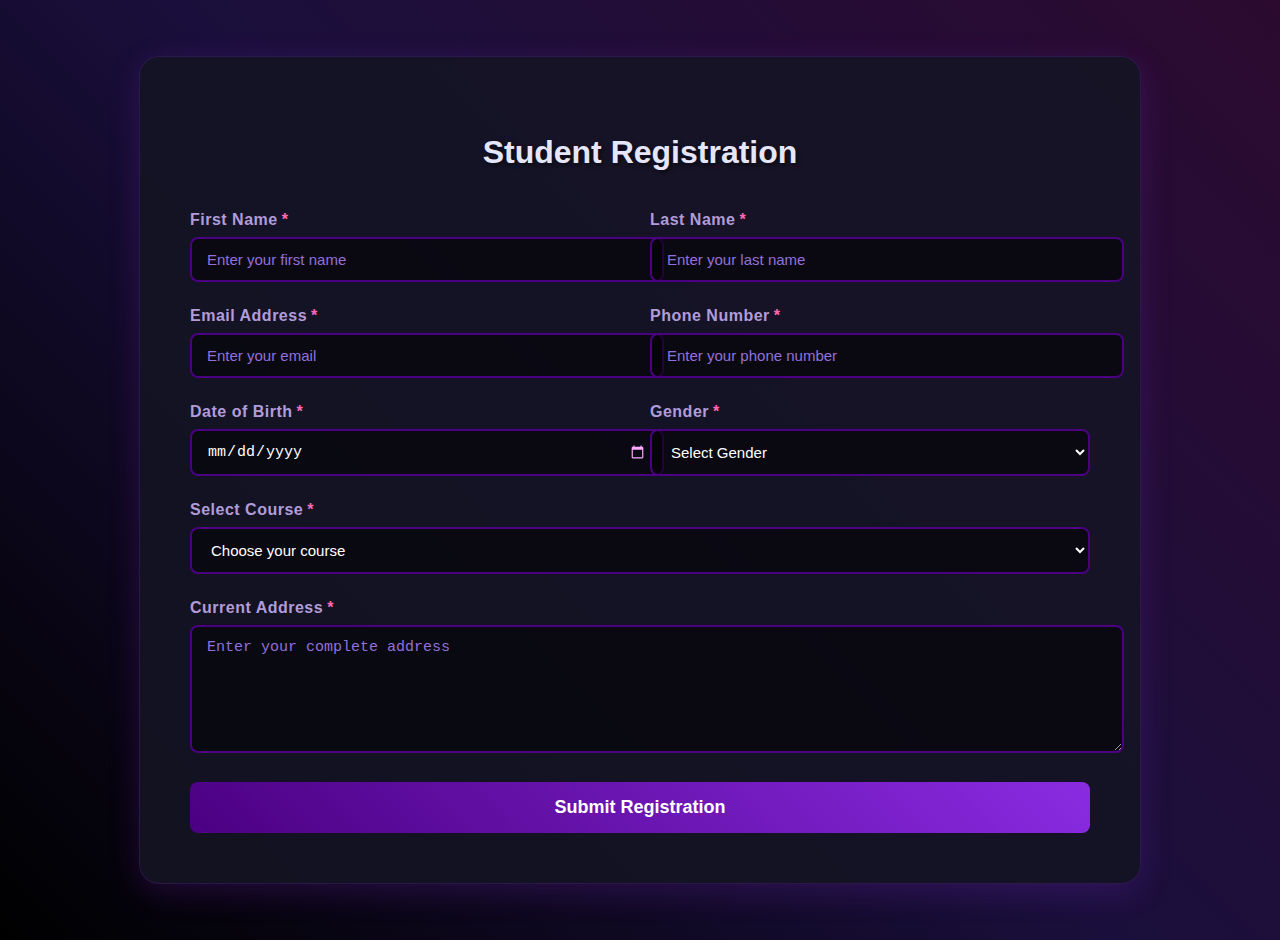
<file: STU.HTML>
<!DOCTYPE html>
<html lang="en">
<head>
    <meta charset="UTF-8">
    <meta name="viewport" content="width=device-width, initial-scale=1.0">
    <title>Student Registration Form</title>
    <style>
        body {
            font-family: 'Segoe UI', Tahoma, Geneva, Verdana, sans-serif;
            margin: 0;
            padding: 20px;
            min-height: 100vh;
            background: linear-gradient(45deg, #000000, #1a0f3c, #2c0a2f);
            display: flex;
            justify-content: center;
            align-items: center;
            color: #fff;
        }
        .form-container {
            width: 90%;
            max-width: 900px;
            padding: 50px;
            background: rgba(20, 20, 35, 0.9);
            border-radius: 20px;
            box-shadow: 0 8px 32px 0 rgba(138, 43, 226, 0.2);
            border: 1px solid rgba(138, 43, 226, 0.2);
            animation: glow 2s infinite alternate;
        }
        @keyframes glow {
            from { box-shadow: 0 0 20px rgba(138, 43, 226, 0.2); }
            to { box-shadow: 0 0 30px rgba(138, 43, 226, 0.4); }
        }
        .form-group {
            margin-bottom: 25px;
        }
        label {
            display: block;
            margin-bottom: 8px;
            color: #b19cd9;
            font-size: 16px;
            font-weight: 600;
            letter-spacing: 0.5px;
        }
        input[type="text"],
        input[type="email"],
        input[type="tel"],
        input[type="date"],
        select,
        textarea {
            width: 100%;
            padding: 12px 15px;
            border: 2px solid #4b0082;
            border-radius: 8px;
            background: rgba(0, 0, 0, 0.5);
            color: #fff;
            font-size: 15px;
            transition: all 0.3s ease;
        }
        input:focus,
        select:focus,
        textarea:focus {
            outline: none;
            border-color: #8a2be2;
            box-shadow: 0 0 10px rgba(138, 43, 226, 0.3);
        }
        button {
            width: 100%;
            padding: 15px;
            background: linear-gradient(45deg, #4b0082, #8a2be2);
            color: white;
            border: none;
            border-radius: 8px;
            font-size: 18px;
            font-weight: 600;
            cursor: pointer;
            transition: all 0.3s ease;
        }
        button:hover {
            background: linear-gradient(45deg, #8a2be2, #4b0082);
            transform: translateY(-2px);
            box-shadow: 0 5px 15px rgba(138, 43, 226, 0.4);
        }
        h2 {
            text-align: center;
            color: #e6e6fa;
            font-size: 32px;
            margin-bottom: 40px;
            font-weight: 700;
            text-shadow: 2px 2px 4px rgba(0, 0, 0, 0.5);
        }
        .form-row {
            display: grid;
            grid-template-columns: repeat(2, 1fr);
            gap: 20px;
        }
        select {
            cursor: pointer;
            background-repeat: no-repeat;
            background-position: right 10px center;
            padding-right: 30px;
        }
        textarea {
            resize: vertical;
            min-height: 100px;
        }
        input::placeholder,
        textarea::placeholder {
            color: #9370db;
        }
        @media (max-width: 768px) {
            .form-row {
                grid-template-columns: 1fr;
            }
            .form-container {
                padding: 30px;
                width: 95%;
            }
        }
        .required-field::after {
            content: '*';
            color: #ff69b4;
            margin-left: 4px;
        }
        .success-message {
            display: none;
            text-align: center;
            color: #00ff9d;
            margin-top: 20px;
            font-weight: 600;
            text-shadow: 0 0 10px rgba(0, 255, 157, 0.5);
        }
        option {
            background: #1a0f3c;
            color: #fff;
        }
        input[type="date"]::-webkit-calendar-picker-indicator {
            filter: invert(0.8) sepia(1) saturate(5) hue-rotate(230deg);
        }
    </style>
</head>
<body>
    <div class="form-container">
        <h2>Student Registration</h2>
        <form id="registrationForm">
            <div class="form-row">
                <div class="form-group">
                    <label class="required-field" for="firstName">First Name</label>
                    <input type="text" id="firstName" name="firstName" placeholder="Enter your first name" required>
                </div>
                <div class="form-group">
                    <label class="required-field" for="lastName">Last Name</label>
                    <input type="text" id="lastName" name="lastName" placeholder="Enter your last name" required>
                </div>
            </div>

            <div class="form-row">
                <div class="form-group">
                    <label class="required-field" for="email">Email Address</label>
                    <input type="email" id="email" name="email" placeholder="Enter your email" required>
                </div>
                <div class="form-group">
                    <label class="required-field" for="phone">Phone Number</label>
                    <input type="tel" id="phone" name="phone" placeholder="Enter your phone number" required>
                </div>
            </div>

            <div class="form-row">
                <div class="form-group">
                    <label class="required-field" for="dob">Date of Birth</label>
                    <input type="date" id="dob" name="dob" required>
                </div>
                <div class="form-group">
                    <label class="required-field" for="gender">Gender</label>
                    <select id="gender" name="gender" required>
                        <option value="">Select Gender</option>
                        <option value="male">Male</option>
                        <option value="female">Female</option>
                        <option value="other">Other</option>
                    </select>
                </div>
            </div>

            <div class="form-group">
                <label class="required-field" for="course">Select Course</label>
                <select id="course" name="course" required>
                    <option value="">Choose your course</option>
                    <option value="computer-science">Computer Science & Engineering</option>
                    <option value="mechanical">Mechanical Engineering</option>
                    <option value="electrical">Electrical Engineering</option>
                    <option value="civil">Civil Engineering</option>
                    <option value="it">Information Technology</option>
                    <option value="chemical">Chemical Engineering</option>
                </select>
            </div>

            <div class="form-group">
                <label class="required-field" for="address">Current Address</label>
                <textarea id="address" name="address" placeholder="Enter your complete address" required></textarea>
            </div>

            <button type="submit">Submit Registration</button>
            <div class="success-message" id="successMessage">Registration submitted successfully!</div>
        </form>
    </div>  
</body>
<script>
    document.getElementById('registrationForm').addEventListener('submit', function(e) {
        e.preventDefault();
        document.getElementById('successMessage').style.display = 'block';
        setTimeout(() => {
            this.reset();
            document.getElementById('successMessage').style.display = 'none';
        }, 3000);
    });
</script>
</html>
</file>
<file: PPT.CSS>
*{
    margin: 0;
    padding: 0;
    box-sizing: border-box;
    text-decoration: none;
    border: none;
    outline: none;
    font-family: 'Poppins', sans-serif;
}
html{
    font-size: 62.5%;
}
body{
    width: 100%;
    height: 100vh;
    overflow-x: hidden;
    background-color: black;
    color: white;
}
header{
    margin-top: 20px;
    position: fixed;
    top: 0;
    left: 0;
    width: 100%;
    padding: 1rem 9%;
    background-color: transparent;
    filter: drop-shadow(10px);
    display: flex;
    justify-content: space-between;
    align-items: center;
    z-index: 100;
}
.logo{
    font-size: 3rem;
    color: #b74b4b;
    font-weight: 800;
    cursor: pointer;
    transition: 0.5s ease;
}
.logo:hover{
    transform: scale(1.1);
}
nav a{
    font-size: 1.8rem;
    color: white;
    margin-left: 4rem;
    font-weight: 500;
    transition: 0.3s ease;
    border-bottom: 3px solid transparent;
}
nav a:hover,
nav a.active{
    color: #b74b4b;
    border-bottom: 3px solid #b74b4b;
}
@media(max-width:995px){
    nav{
        position: absolute;
        display: none;
        top: 0;
        right: 0;
        width: 40%;
        border-left: 3px solid #b74b4b;
        border-bottom: 3px solid #b74b4b;
        border-bottom-left-radius: 2rem;
        padding: 1rem solid;
        background-color: #161616;
        border-top: 0.1rem solid rgba(0,0,0,0.1);
    }
    nav.active{
        display: block;
    }
    nav a{
        display: block;
        font-size: 2rem;
        margin: 3rem 0;
    }
    nav a:hover,
    nav a.active{
        padding: 1rem;
        border-radius: 0.5rem;
        border-bottom: 0.5rem solid #b74b4b;
    }
}
section{
    min-height: 100vh;
    padding: 5rem 9% 5rem;
}
.home{
    display: flex;
    justify-content: center;
    align-items: center;
    gap: 8rem;
    background-color: black;
}
.home .home-content h1{
    font-size: 4rem;
    font-weight: 700;
    line-height: 1.3;
}
span{
    color: #b74b4b;
}
.home-content h3{
    font-size: 4rem;
    margin-bottom: 1rem;
    font-weight: 700;
}
.home-content p{
    font-size: 1.6rem;
}
.home-img{
    border-radius: 50%;
}
.home-img img{
    position: relative;
    width: 32vw;
    border-radius: 50%;
    box-shadow: 0 0 25px solid #b74b4b;
    cursor: pointer;
    transition: 0.2s linear;
}
.home-img img:hover{
    font-size: 1.8rem;
    font-weight: 500;
}
.social-icons a{
    display: inline-flex;
    justify-content: center;
    align-items: center;
    width: 4rem;
    height: 4rem;
    background-color: transparent;
    border: 0.2rem solid #b74b4b;
    font-size: 2rem;
    border-radius: 50%;
    margin: 3rem 1.5rem 3rem 0;
    transition: 0.3s ease;
    color: #b74b4b;
}
.social-icons a:hover{
    color: black;
    transform: scale(1.3) translateY(-5px);
    background-color: #b74b4b;
    box-shadow: 0  0 25px #b74b4b;
}
.btn{
    display: inline-block;
    padding: 1rem 2.8rem;
    background-color: black;
    border-radius: 4rem;
    font-size: 1.6rem;
    color: #b74b4b;
    letter-spacing: 0.3rem;
    font-weight: 600;
    border: 2px solid #b74b4b;
    transition: 0.3s ease;
    cursor: pointer;
}
.btn:hover{
    transform: scale3d(1.03);
    background-color: #b74b4b;
    color: black;
    box-shadow: 0 0 25px #b74b4b;
}
.typing-text{
    font-size: 34px;
    font-weight: 600;
    min-width: 280px;
}
.typing-text span{
    position: relative;
}
.typing-text span::before{
    content: "Front-End Web Developer";
    color: #b74b4b;
    animation: words 10s infinite;
}
.typing-text span::after{
    content: "";
    background-color: black;
    position: absolute;
    width: calc(100% + 8px);
    height: 100%;
    border-left: 3px solid black;
    right: -8;
    animation: cursor 0.6s infinite;
}
@keyframes cursor{
    to{
        border-left: 3px solid #b74b4b;
    }
}
@keyframes words{
    
    41%, 60%{
        content: "Web Designer";
    }
    61%, 80%{
        content: "Youtuber";
    }
    
}
@media (max-width: 1000px){
    .home{
        gap: 4rem;
    }
}
@media(max-width:995px){
    .home{
        flex-direction: column;
        margin: 5rem 4rem;
    }
    .home .home-content h3{
        font-size: 2.5rem;
    }
    .home-content h1{
        font-size: 5rem;
    }
    .home-img img{
        width: 70vw;
        margin-top: 4rem;
    }
}

    .home {
        min-height: 100vh;
        padding: 10rem 9% 2rem;
        display: flex;
        align-items: center;
        justify-content: space-between;
    }

    .home-img {
        width: 35vw;
        animation: floatImage 4s ease-in-out infinite;
    }

    @keyframes floatImage {
        0% {
            transform: translateY(0);
        }
        50% {
            transform: translateY(-2.4rem);
        }
        100% {
            transform: translateY(0);
        }
    }

/* change */
    .home-img img {
        width: 100%;
        border-radius: 50%;
        box-shadow: 0 0 20px #b74b4b;
    }

    .home-content {
        max-width: 60rem;
    }

    .home-content h1 {
        font-size: 5.6rem;
        font-weight: 700;
        line-height: 1.3;
    }

    .home-content h1 span {
        color: #b74b4b;
    }

    .home-content .typing-text {
        font-size: 3.2rem;
        font-weight: 600;
        margin: 2rem 0 3rem;
    }

    .home-content p {
        font-size: 1.6rem;
        margin: 2rem 0 4rem;
    }

    .social-icons {
        margin-bottom: 3rem;
    }

    .social-icons a {
        display: inline-flex;
        justify-content: center;
        align-items: center;
        width: 4rem;
        height: 4rem;
        background: transparent;
        border: .2rem solid #b74b4b;
        border-radius: 50%;
        font-size: 2rem;
        color: #b74b4b;
        margin: 1rem 1.5rem 1rem 0;
        transition: .5s ease;
    }

    .social-icons a:hover {
        background: #b74b4b;
        color: black;
        box-shadow: 0 0 1rem #b74b4b;
    }

    .btn {
        display: inline-block;
        padding: 1.2rem 2.8rem;
        background: #b74b4b;
        border-radius: 4rem;
        box-shadow: 0 0 1rem #b74b4b;
        font-size: 1.6rem;
        color: black;
        letter-spacing: .1rem;
        font-weight: 600;
        transition: .5s ease;
    }

    .btn:hover {
        box-shadow: none;
        transform: scale(1.1);
    }

    nav a:hover,
    nav a.active {
        color: #b74b4b;
        transform: scale(1.1);
    }
</file>
